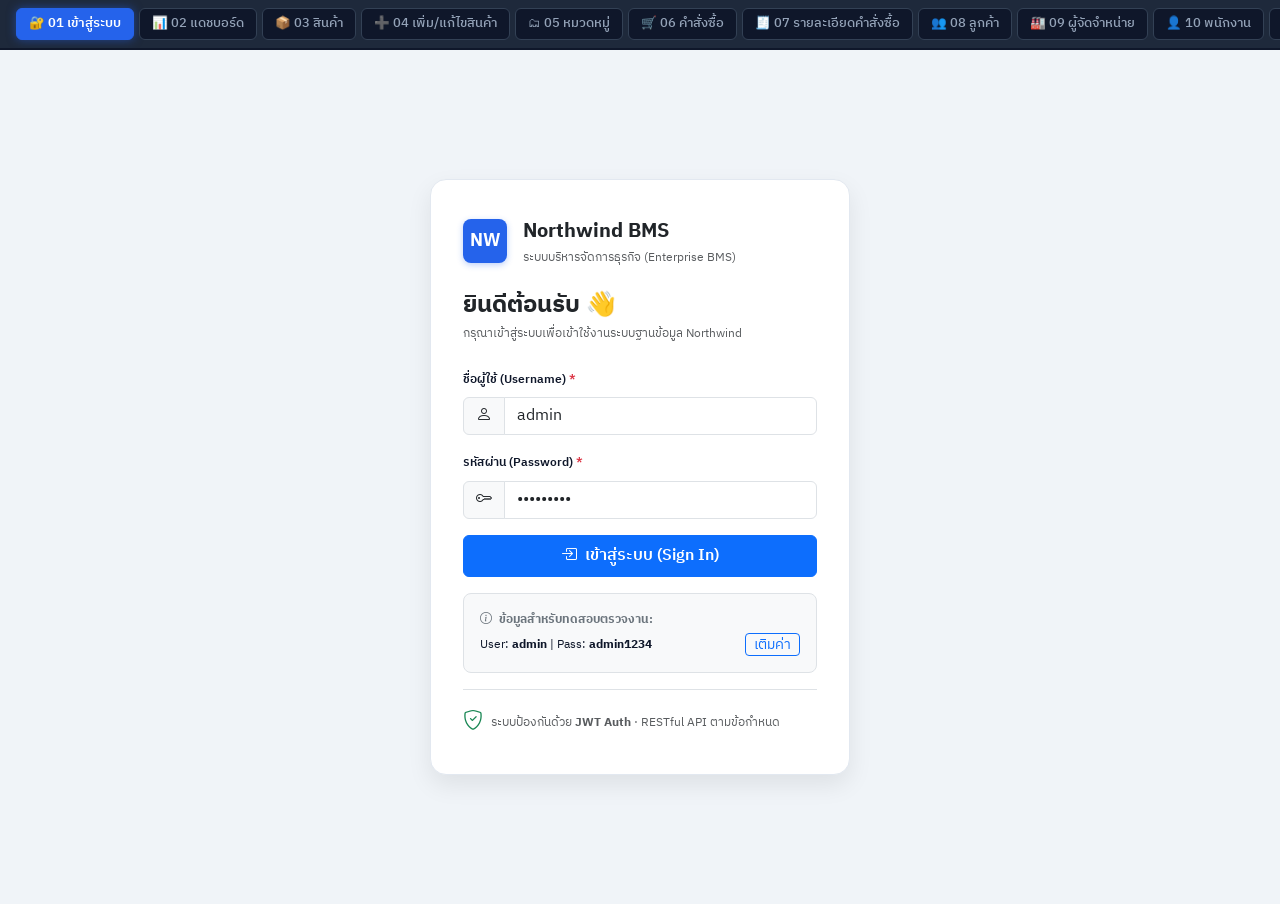
<file: Web App/index.html>
<!DOCTYPE html>
<html lang="th">
<head>
    <meta charset="UTF-8">
    <meta name="viewport" content="width=device-width, initial-scale=1.0">
    <title>Northwind BMS — ระบบบริหารจัดการธุรกิจ</title>

    <!-- Bootstrap 5 CSS -->
    <link href="https://cdn.jsdelivr.net/npm/bootstrap@5.3.2/dist/css/bootstrap.min.css" rel="stylesheet">
    <!-- Bootstrap Icons -->
    <link rel="stylesheet" href="https://cdn.jsdelivr.net/npm/bootstrap-icons@1.11.3/font/bootstrap-icons.min.css">
    <!-- Fonts -->
    <link href="https://fonts.googleapis.com/css2?family=IBM+Plex+Sans+Thai:wght@300;400;500;600;700&family=IBM+Plex+Mono:wght@400;600&display=swap" rel="stylesheet">
    <!-- Custom CSS -->
    <link rel="stylesheet" href="css/style.css">
</head>
<body>

    <!-- ══════════════════════════════════════════════════════════════════════════
         PROTOTYPE QUICK SCREEN SWITCHER BAR (ครบ 12 หน้าจอตามข้อกำหนดที่ 2)
         ══════════════════════════════════════════════════════════════════════════ -->
    <div id="prototype-nav">
        <button class="nav-tab active" onclick="switchScreen('login')">🔐 01 เข้าสู่ระบบ</button>
        <button class="nav-tab" onclick="switchScreen('dashboard')">📊 02 แดชบอร์ด</button>
        <button class="nav-tab" onclick="switchScreen('products')">📦 03 สินค้า</button>
        <button class="nav-tab" onclick="switchScreen('product-form')">➕ 04 เพิ่ม/แก้ไขสินค้า</button>
        <button class="nav-tab" onclick="switchScreen('categories')">🗂 05 หมวดหมู่</button>
        <button class="nav-tab" onclick="switchScreen('orders')">🛒 06 คำสั่งซื้อ</button>
        <button class="nav-tab" onclick="switchScreen('order-detail')">🧾 07 รายละเอียดคำสั่งซื้อ</button>
        <button class="nav-tab" onclick="switchScreen('customers')">👥 08 ลูกค้า</button>
        <button class="nav-tab" onclick="switchScreen('suppliers')">🏭 09 ผู้จัดจำหน่าย</button>
        <button class="nav-tab" onclick="switchScreen('employees')">👤 10 พนักงาน</button>
        <button class="nav-tab" onclick="switchScreen('shippers')">🚚 11 บริษัทขนส่ง</button>
        <button class="nav-tab" onclick="switchScreen('reports')">📈 12 รายงาน</button>
    </div>

    <!-- ══════════════════════════════════════════════════════════════════════════
         SCREEN 01: LOGIN (เข้าสู่ระบบ · JWT Authentication)
         ══════════════════════════════════════════════════════════════════════════ -->
    <div id="screen-login" class="screen active">
        <div class="login-screen-wrap">
            <div class="login-card-box">
                <div class="d-flex align-items-center gap-3 mb-4">
                    <div class="logo-mark" style="width:44px;height:44px;font-size:18px">NW</div>
                    <div>
                        <div class="fw-bold fs-5 text-dark">Northwind BMS</div>
                        <div class="text-muted small">ระบบบริหารจัดการธุรกิจ (Enterprise BMS)</div>
                    </div>
                </div>

                <div class="mb-4">
                    <h4 class="fw-bold text-dark mb-1">ยินดีต้อนรับ 👋</h4>
                    <p class="text-muted small">กรุณาเข้าสู่ระบบเพื่อเข้าใช้งานระบบฐานข้อมูล Northwind</p>
                </div>

                <!-- Alert Message -->
                <div id="loginAlert" class="alert alert-danger d-none py-2 px-3 small"></div>

                <form id="loginForm" onsubmit="handleLogin(event)">
                    <div class="mb-3">
                        <label class="form-label fw-semibold small">ชื่อผู้ใช้ (Username) <span class="text-danger">*</span></label>
                        <div class="input-group">
                            <span class="input-group-text bg-light"><i class="bi bi-person"></i></span>
                            <input type="text" class="form-control" id="loginUsername" value="admin" required placeholder="เช่น admin, mango">
                        </div>
                    </div>
                    <div class="mb-3">
                        <label class="form-label fw-semibold small">รหัสผ่าน (Password) <span class="text-danger">*</span></label>
                        <div class="input-group">
                            <span class="input-group-text bg-light"><i class="bi bi-key"></i></span>
                            <input type="password" class="form-control" id="loginPassword" value="admin1234" required placeholder="กรอกรหัสผ่าน">
                        </div>
                    </div>

                    <button type="submit" class="btn btn-primary w-100 py-2 fw-semibold mb-3" id="btnLoginSubmit">
                        <i class="bi bi-box-arrow-in-right me-1"></i> เข้าสู่ระบบ (Sign In)
                    </button>
                </form>

                <!-- Quick Test Credentials -->
                <div class="p-3 bg-light rounded-3 border mb-3 small">
                    <div class="fw-bold text-secondary mb-1"><i class="bi bi-info-circle me-1"></i> ข้อมูลสำหรับทดสอบตรวจงาน:</div>
                    <div class="d-flex justify-content-between align-items-center">
                        <span>User: <strong>admin</strong> | Pass: <strong>admin1234</strong></span>
                        <button class="btn btn-sm btn-outline-primary py-0 px-2" onclick="quickFillLogin('admin', 'admin1234')">เติมค่า</button>
                    </div>
                </div>

                <div class="d-flex align-items-center gap-2 text-muted small border-top pt-3">
                    <i class="bi bi-shield-check text-success fs-5"></i>
                    <span>ระบบป้องกันด้วย <strong>JWT Auth</strong> · RESTful API ตามข้อกำหนด</span>
                </div>
            </div>
        </div>
    </div>

    <!-- ══════════════════════════════════════════════════════════════════════════
         MAIN APP SHELL (สำหรับหน้าจอ 02 - 12)
         ══════════════════════════════════════════════════════════════════════════ -->
    <div id="main-app-shell" class="app-shell" style="display:none">

        <!-- ─── Sidebar Navigation ────────────────────────────────────────── -->
        <aside class="sidebar" id="sidebar">
            <div class="sidebar-logo">
                <div class="logo-mark">NW</div>
                <div>
                    <div class="logo-text">Northwind BMS</div>
                    <div class="logo-sub">ระบบจัดการธุรกิจ</div>
                </div>
            </div>

            <div class="sidebar-nav">
                <div class="nav-group">
                    <div class="nav-group-label">หน้าหลัก</div>
                    <button class="sidebar-item" data-screen="dashboard" onclick="switchScreen('dashboard')">
                        <span class="sidebar-icon">📊</span> แดชบอร์ด
                    </button>
                </div>

                <div class="nav-group">
                    <div class="nav-group-label">คลังสินค้า</div>
                    <button class="sidebar-item" data-screen="products" onclick="switchScreen('products')">
                        <span class="sidebar-icon">📦</span> สินค้า
                    </button>
                    <button class="sidebar-item" data-screen="categories" onclick="switchScreen('categories')">
                        <span class="sidebar-icon">🗂</span> หมวดหมู่สินค้า
                    </button>
                </div>

                <div class="nav-group">
                    <div class="nav-group-label">การขาย</div>
                    <button class="sidebar-item" data-screen="orders" onclick="switchScreen('orders')">
                        <span class="sidebar-icon">🛒</span> คำสั่งซื้อ
                    </button>
                    <button class="sidebar-item" data-screen="customers" onclick="switchScreen('customers')">
                        <span class="sidebar-icon">👥</span> ลูกค้า
                    </button>
                </div>

                <div class="nav-group">
                    <div class="nav-group-label">ห่วงโซ่อุปทาน</div>
                    <button class="sidebar-item" data-screen="suppliers" onclick="switchScreen('suppliers')">
                        <span class="sidebar-icon">🏭</span> ผู้จัดจำหน่าย
                    </button>
                    <button class="sidebar-item" data-screen="shippers" onclick="switchScreen('shippers')">
                        <span class="sidebar-icon">🚚</span> บริษัทขนส่ง
                    </button>
                </div>

                <div class="nav-group">
                    <div class="nav-group-label">บุคลากร</div>
                    <button class="sidebar-item" data-screen="employees" onclick="switchScreen('employees')">
                        <span class="sidebar-icon">👤</span> พนักงาน
                    </button>
                </div>

                <div class="nav-group">
                    <div class="nav-group-label">วิเคราะห์ข้อมูล</div>
                    <button class="sidebar-item" data-screen="reports" onclick="switchScreen('reports')">
                        <span class="sidebar-icon">📈</span> รายงาน
                    </button>
                </div>
            </div>

            <!-- Sidebar User Profile Footer -->
            <div class="sidebar-footer">
                <div class="user-card">
                    <div class="d-flex align-items-center gap-2">
                        <div class="avatar" id="userAvatar">NW</div>
                        <div>
                            <div class="fw-bold text-dark small" id="currentUserName">ผู้ดูแลระบบ</div>
                            <div class="text-muted" style="font-size:11px" id="currentUserRole">Administrator</div>
                        </div>
                    </div>
                    <button class="btn btn-sm btn-outline-danger p-1" onclick="handleLogout()" title="ออกจากระบบ">
                        <i class="bi bi-box-arrow-right"></i>
                    </button>
                </div>
            </div>
        </aside>

        <!-- ─── Main Content Wrapper ─────────────────────────────────────── -->
        <div class="main-wrapper">
            <!-- Topbar -->
            <header class="topbar">
                <div class="breadcrumb-box">
                    <span>Northwind BMS</span>
                    <span class="text-muted">/</span>
                    <span class="cur" id="breadcrumbCur">แดชบอร์ด</span>
                </div>
                <div class="d-flex align-items-center gap-3">
                    <span class="badge bg-success-subtle text-success border border-success-subtle px-2 py-1">
                        <i class="bi bi-check-circle-fill me-1"></i> เชื่อมต่อ RESTful API + PDO สำเร็จ
                    </span>
                    <button class="btn btn-outline-secondary btn-sm" onclick="handleLogout()">
                        <i class="bi bi-box-arrow-right me-1"></i> ออกจากระบบ
                    </button>
                </div>
            </header>

            <main class="page-content">

                <!-- ══════════════════════════════════════════════════════════
                     SCREEN 02: DASHBOARD (แดชบอร์ดภาพรวม)
                     ══════════════════════════════════════════════════════════ -->
                <div id="screen-dashboard" class="screen">
                    <div class="page-header">
                        <div>
                            <h1 class="page-title">แดชบอร์ดภาพรวมธุรกิจ</h1>
                            <p class="page-desc">สถิติและข้อมูลธุรกิจ Northwind BMS แบบ Real-time</p>
                        </div>
                        <button class="btn btn-outline-primary btn-sm" onclick="loadDashboardData()">
                            <i class="bi bi-arrow-clockwise me-1"></i> รีเฟรชข้อมูล
                        </button>
                    </div>

                    <!-- 4 KPI Cards -->
                    <div class="kpi-grid">
                        <div class="kpi-card">
                            <div>
                                <div class="kpi-label">คำสั่งซื้อทั้งหมด</div>
                                <div class="kpi-value" id="kpiOrders">0</div>
                                <div class="kpi-trend up"><i class="bi bi-arrow-up-short"></i> มีรายการเคลื่อนไหว</div>
                            </div>
                            <div class="kpi-icon" style="background:#DBEAFE;color:#1D4ED8"><i class="bi bi-cart-check"></i></div>
                        </div>
                        <div class="kpi-card">
                            <div>
                                <div class="kpi-label">รายการสินค้าในคลัง</div>
                                <div class="kpi-value" id="kpiProducts">0</div>
                                <div class="kpi-trend text-muted">— ข้อมูลในฐานข้อมูล</div>
                            </div>
                            <div class="kpi-icon" style="background:#DCFCE7;color:#15803D"><i class="bi bi-box-seam"></i></div>
                        </div>
                        <div class="kpi-card">
                            <div>
                                <div class="kpi-label">จำนวนลูกค้าทั้งหมด</div>
                                <div class="kpi-value" id="kpiCustomers">0</div>
                                <div class="kpi-trend up"><i class="bi bi-people me-1"></i> 21 ประเทศทั่วโลก</div>
                            </div>
                            <div class="kpi-icon" style="background:#FEF3C7;color:#B45309"><i class="bi bi-people"></i></div>
                        </div>
                        <div class="kpi-card">
                            <div>
                                <div class="kpi-label">ผู้จัดจำหน่าย (คู่ค้า)</div>
                                <div class="kpi-value" id="kpiSuppliers">0</div>
                                <div class="kpi-trend text-muted">— ครอบคลุมทั่วโลก</div>
                            </div>
                            <div class="kpi-icon" style="background:#F3E8FF;color:#7E22CE"><i class="bi bi-building"></i></div>
                        </div>
                    </div>

                    <!-- Charts & Categories Row -->
                    <div class="row g-3 mb-4">
                        <div class="col-lg-6">
                            <div class="bms-card h-100">
                                <h6 class="fw-bold mb-3"><i class="bi bi-bar-chart me-2 text-primary"></i>คำสั่งซื้อรายเดือน</h6>
                                <div class="bar-chart" id="dashboardMonthlyChart">
                                    <!-- Rendered dynamically -->
                                </div>
                            </div>
                        </div>
                        <div class="col-lg-6">
                            <div class="bms-card h-100">
                                <h6 class="fw-bold mb-3"><i class="bi bi-pie-chart me-2 text-primary"></i>หมวดหมู่สินค้ายอดนิยม</h6>
                                <div id="dashboardCategoryProgress">
                                    <!-- Rendered dynamically -->
                                </div>
                            </div>
                        </div>
                    </div>

                    <!-- Recent Orders Table -->
                    <div class="bms-card p-0">
                        <div class="p-3 border-bottom d-flex justify-content-between align-items-center">
                            <h6 class="fw-bold mb-0"><i class="bi bi-clock-history me-2 text-primary"></i>คำสั่งซื้อล่าสุด (5 รายการล่าสุด)</h6>
                            <button class="btn btn-sm btn-link text-decoration-none" onclick="switchScreen('orders')">ดูทั้งหมด →</button>
                        </div>
                        <div class="table-responsive">
                            <table class="table table-custom mb-0">
                                <thead>
                                    <tr>
                                        <th>เลขที่คำสั่งซื้อ</th>
                                        <th>ลูกค้า</th>
                                        <th>พนักงาน</th>
                                        <th>วันที่</th>
                                        <th>ขนส่ง</th>
                                        <th>สถานะ</th>
                                    </tr>
                                </thead>
                                <tbody id="dashboardRecentOrdersBody">
                                    <tr><td colspan="6" class="text-center py-3 text-muted">กำลังโหลดข้อมูล...</td></tr>
                                </tbody>
                            </table>
                        </div>
                    </div>
                </div>

                <!-- ══════════════════════════════════════════════════════════
                     SCREEN 03: PRODUCTS LIST (รายการสินค้า)
                     ══════════════════════════════════════════════════════════ -->
                <div id="screen-products" class="screen">
                    <div class="page-header">
                        <div>
                            <h1 class="page-title">รายการสินค้าทั้งหมด (Products)</h1>
                            <p class="page-desc">จัดการข้อมูลสินค้า ค้นหา กรองหมวดหมู่ และผู้จัดจำหน่าย</p>
                        </div>
                        <div class="d-flex gap-2">
                            <button class="btn btn-outline-secondary btn-sm" onclick="exportProductsCSV()">
                                <i class="bi bi-download me-1"></i> นำออก CSV
                            </button>
                            <button class="btn btn-primary btn-sm" onclick="openProductCreateForm()">
                                <i class="bi bi-plus-circle me-1"></i> เพิ่มสินค้าใหม่
                            </button>
                        </div>
                    </div>

                    <!-- Filter Bar -->
                    <div class="bms-card p-3 mb-3">
                        <div class="row g-2">
                            <div class="col-md-4">
                                <div class="input-group input-group-sm">
                                    <span class="input-group-text"><i class="bi bi-search"></i></span>
                                    <input type="text" class="form-control" id="productSearchInput" placeholder="ค้นหาชื่อสินค้า..." oninput="debounceProductSearch()">
                                </div>
                            </div>
                            <div class="col-md-4">
                                <select class="form-select form-select-sm" id="productCategoryFilter" onchange="loadProductsTable()">
                                    <option value="">ทุกหมวดหมู่สินค้า</option>
                                </select>
                            </div>
                            <div class="col-md-4">
                                <select class="form-select form-select-sm" id="productSupplierFilter" onchange="loadProductsTable()">
                                    <option value="">ทุกผู้จัดจำหน่าย</option>
                                </select>
                            </div>
                        </div>
                    </div>

                    <!-- Products Table -->
                    <div class="bms-card p-0">
                        <div class="table-responsive">
                            <table class="table table-custom mb-0">
                                <thead>
                                    <tr>
                                        <th style="width:70px">รหัส</th>
                                        <th>ชื่อสินค้า</th>
                                        <th>หมวดหมู่</th>
                                        <th>ผู้จัดจำหน่าย</th>
                                        <th>หน่วยบรรจุภัณฑ์</th>
                                        <th class="text-end">ราคา (บาท)</th>
                                        <th class="text-center">สถานะ</th>
                                        <th class="text-center" style="width:110px">จัดการ</th>
                                    </tr>
                                </thead>
                                <tbody id="productsTableBody">
                                    <tr><td colspan="8" class="text-center py-4 text-muted">กำลังโหลดข้อมูลสินค้า...</td></tr>
                                </tbody>
                            </table>
                        </div>
                        <div class="p-3 border-top d-flex justify-content-between align-items-center text-muted small">
                            <span id="productTotalCountText">แสดง 0 รายการ</span>
                        </div>
                    </div>
                </div>

                <!-- ══════════════════════════════════════════════════════════
                     SCREEN 04: PRODUCT FORM (เพิ่ม/แก้ไขสินค้า)
                     ══════════════════════════════════════════════════════════ -->
                <div id="screen-product-form" class="screen">
                    <div class="page-header">
                        <div>
                            <h1 class="page-title" id="productFormTitle">เพิ่มสินค้าใหม่</h1>
                            <p class="page-desc">กรอกข้อมูลสินค้าให้ครบถ้วน (ช่องที่มีเครื่องหมาย * จำเป็นต้องระบุ)</p>
                        </div>
                        <button class="btn btn-outline-secondary btn-sm" onclick="switchScreen('products')">
                            <i class="bi bi-arrow-left me-1"></i> กลับไปหน้ารายการสินค้า
                        </button>
                    </div>

                    <div class="bms-card">
                        <div id="productFormErrorAlert" class="alert alert-danger d-none"></div>

                        <form id="productEntryForm" onsubmit="handleProductFormSubmit(event)">
                            <input type="hidden" id="prodEditId" value="">

                            <div class="row g-3">
                                <div class="col-12">
                                    <label class="form-label fw-semibold small">ชื่อสินค้า (Product Name) <span class="text-danger">*</span></label>
                                    <input type="text" class="form-control" id="formProdName" required placeholder="เช่น ชาเขียวออร์แกนิค, กาแฟคั่วเข้ม">
                                    <div class="form-text">ความยาวไม่เกิน 50 ตัวอักษร</div>
                                </div>

                                <div class="col-md-6">
                                    <label class="form-label fw-semibold small">หมวดหมู่สินค้า <span class="text-danger">*</span></label>
                                    <select class="form-select" id="formProdCategory" required>
                                        <option value="" disabled selected>-- เลือกหมวดหมู่ --</option>
                                    </select>
                                </div>

                                <div class="col-md-6">
                                    <label class="form-label fw-semibold small">ผู้จัดจำหน่าย <span class="text-danger">*</span></label>
                                    <select class="form-select" id="formProdSupplier" required>
                                        <option value="" disabled selected>-- เลือกผู้จัดจำหน่าย --</option>
                                    </select>
                                </div>

                                <div class="col-md-6">
                                    <label class="form-label fw-semibold small">หน่วยบรรจุภัณฑ์ (Unit) <span class="text-danger">*</span></label>
                                    <input type="text" class="form-control" id="formProdUnit" required placeholder="เช่น 10 กล่อง x 20 ซอง, ขวด, แพ็ค">
                                </div>

                                <div class="col-md-6">
                                    <label class="form-label fw-semibold small">ราคาต่อหน่วย (บาท) <span class="text-danger">*</span></label>
                                    <div class="input-group">
                                        <span class="input-group-text">฿</span>
                                        <input type="number" step="0.01" min="0" class="form-control" id="formProdPrice" required placeholder="0.00" oninput="checkPriceWarning(this.value)">
                                    </div>
                                    <div id="priceWarningBadge" class="form-text text-warning d-none">
                                        <i class="bi bi-exclamation-triangle-fill me-1"></i> ราคาสูงกว่า ฿10,000 จะถูกตั้งสถานะเป็น "ตรวจสอบ" อัตโนมัติ
                                    </div>
                                </div>
                            </div>

                            <div class="d-flex justify-content-end gap-2 mt-4 pt-3 border-top">
                                <button type="button" class="btn btn-outline-secondary" onclick="switchScreen('products')">ยกเลิก</button>
                                <button type="submit" class="btn btn-primary px-4" id="btnSaveProduct">
                                    <i class="bi bi-save me-1"></i> บันทึกข้อมูลสินค้า
                                </button>
                            </div>
                        </form>
                    </div>
                </div>

                <!-- ══════════════════════════════════════════════════════════
                     SCREEN 05: CATEGORIES (หมวดหมู่สินค้า · CRUD)
                     ══════════════════════════════════════════════════════════ -->
                <div id="screen-categories" class="screen">
                    <div class="page-header">
                        <div>
                            <h1 class="page-title">หมวดหมู่สินค้า (Categories)</h1>
                            <p class="page-desc">จัดการหมวดหมู่สินค้าและดูสถิติจำนวนสินค้าในแต่ละหมวด</p>
                        </div>
                        <button class="btn btn-primary btn-sm" onclick="openCategoryModal()">
                            <i class="bi bi-plus-circle me-1"></i> เพิ่มหมวดหมู่ใหม่
                        </button>
                    </div>

                    <div class="card-grid-3" id="categoriesGrid">
                        <!-- Rendered dynamically -->
                    </div>
                </div>

                <!-- ══════════════════════════════════════════════════════════
                     SCREEN 06: ORDERS (คำสั่งซื้อ · CRUD)
                     ══════════════════════════════════════════════════════════ -->
                <div id="screen-orders" class="screen">
                    <div class="page-header">
                        <div>
                            <h1 class="page-title">รายการคำสั่งซื้อ (Orders)</h1>
                            <p class="page-desc">คำสั่งซื้อทั้งหมดในระบบ Northwind BMS พร้อมสถานะและการจัดส่ง</p>
                        </div>
                        <button class="btn btn-primary btn-sm" onclick="openOrderCreateModal()">
                            <i class="bi bi-cart-plus me-1"></i> สร้างคำสั่งซื้อใหม่
                        </button>
                    </div>

                    <!-- Filter Bar -->
                    <div class="bms-card p-3 mb-3">
                        <div class="row g-2">
                            <div class="col-md-6">
                                <div class="input-group input-group-sm">
                                    <span class="input-group-text"><i class="bi bi-search"></i></span>
                                    <input type="text" class="form-control" id="orderSearchInput" placeholder="ค้นหาเลขที่คำสั่งซื้อ หรือชื่อลูกค้า..." oninput="debounceOrderSearch()">
                                </div>
                            </div>
                            <div class="col-md-3">
                                <select class="form-select form-select-sm" id="orderStatusFilter" onchange="loadOrdersTable()">
                                    <option value="">ทุกสถานะคำสั่งซื้อ</option>
                                    <option value="จัดส่งแล้ว">จัดส่งแล้ว</option>
                                    <option value="กำลังดำเนินการ">กำลังดำเนินการ</option>
                                    <option value="ยกเลิก">ยกเลิก</option>
                                </select>
                            </div>
                            <div class="col-md-3">
                                <select class="form-select form-select-sm" id="orderShipperFilter" onchange="loadOrdersTable()">
                                    <option value="">ทุกบริษัทขนส่ง</option>
                                </select>
                            </div>
                        </div>
                    </div>

                    <!-- Orders Table -->
                    <div class="bms-card p-0">
                        <div class="table-responsive">
                            <table class="table table-custom mb-0">
                                <thead>
                                    <tr>
                                        <th>เลขที่คำสั่งซื้อ</th>
                                        <th>ลูกค้า</th>
                                        <th>พนักงานขาย</th>
                                        <th>วันที่สั่ง</th>
                                        <th>บริษัทขนส่ง</th>
                                        <th class="text-center">จำนวนรายการ</th>
                                        <th class="text-end">ยอดรวม</th>
                                        <th class="text-center">สถานะ</th>
                                        <th class="text-center">จัดการ</th>
                                    </tr>
                                </thead>
                                <tbody id="ordersTableBody">
                                    <tr><td colspan="9" class="text-center py-4 text-muted">กำลังโหลดคำสั่งซื้อ...</td></tr>
                                </tbody>
                            </table>
                        </div>
                    </div>
                </div>

                <!-- ══════════════════════════════════════════════════════════
                     SCREEN 07: ORDER DETAIL (รายละเอียดคำสั่งซื้อ)
                     ══════════════════════════════════════════════════════════ -->
                <div id="screen-order-detail" class="screen">
                    <div class="page-header">
                        <div>
                            <h1 class="page-title">รายละเอียดคำสั่งซื้อ <span id="detailOrderTitleId">#10248</span></h1>
                            <p class="page-desc">รายการสินค้า ข้อมูลลูกค้า และสถานะการจัดส่ง</p>
                        </div>
                        <div class="d-flex gap-2">
                            <button class="btn btn-outline-secondary btn-sm" onclick="switchScreen('orders')">
                                <i class="bi bi-arrow-left me-1"></i> กลับหน้ารายการ
                            </button>
                            <button class="btn btn-outline-primary btn-sm" onclick="window.print()">
                                <i class="bi bi-printer me-1"></i> พิมพ์ใบคำสั่งซื้อ
                            </button>
                        </div>
                    </div>

                    <div class="row g-3">
                        <div class="col-lg-8">
                            <div class="bms-card p-0">
                                <div class="p-3 border-bottom d-flex justify-content-between align-items-center">
                                    <h6 class="fw-bold mb-0"><i class="bi bi-list-check me-2 text-primary"></i>รายการสินค้าในคำสั่งซื้อ</h6>
                                    <span class="badge-status badge-green" id="detailOrderStatus">จัดส่งแล้ว</span>
                                </div>
                                <div class="table-responsive">
                                    <table class="table table-custom mb-0">
                                        <thead>
                                            <tr>
                                                <th>สินค้า</th>
                                                <th>หน่วย</th>
                                                <th class="text-center">จำนวน</th>
                                                <th class="text-end">ราคา/หน่วย</th>
                                                <th class="text-end">รวม</th>
                                            </tr>
                                        </thead>
                                        <tbody id="detailItemsTableBody">
                                            <!-- Injected via JS -->
                                        </tbody>
                                    </table>
                                </div>
                                <div class="p-3 border-top bg-light">
                                    <div class="d-flex justify-content-between mb-1">
                                        <span class="text-muted">จำนวนรายการ:</span>
                                        <span class="fw-bold" id="detailItemCount">0 รายการ</span>
                                    </div>
                                    <div class="d-flex justify-content-between mb-1">
                                        <span class="text-muted">จำนวนหน่วยรวม:</span>
                                        <span class="fw-bold" id="detailTotalUnits">0 ชิ้น</span>
                                    </div>
                                    <div class="d-flex justify-content-between pt-2 border-top fs-5 fw-bold text-primary">
                                        <span>ยอดรวมทั้งสิ้น:</span>
                                        <span id="detailTotalAmount">฿0.00</span>
                                    </div>
                                </div>
                            </div>
                        </div>

                        <div class="col-lg-4">
                            <!-- Customer Info Card -->
                            <div class="bms-card mb-3">
                                <h6 class="fw-bold mb-3"><i class="bi bi-person me-2 text-primary"></i>ข้อมูลลูกค้า</h6>
                                <div class="mb-2"><span class="text-muted small">บริษัท:</span> <div class="fw-bold" id="detailCustName">-</div></div>
                                <div class="mb-2"><span class="text-muted small">ผู้ติดต่อ:</span> <div id="detailCustContact">-</div></div>
                                <div class="mb-2"><span class="text-muted small">ที่อยู่จัดส่ง:</span> <div id="detailCustAddress">-</div></div>
                                <div><span class="text-muted small">เมือง/ประเทศ:</span> <div id="detailCustLocation">-</div></div>
                            </div>

                            <!-- Shipping & Employee Info Card -->
                            <div class="bms-card">
                                <h6 class="fw-bold mb-3"><i class="bi bi-truck me-2 text-primary"></i>การจัดส่งและพนักงานขาย</h6>
                                <div class="mb-2"><span class="text-muted small">วันที่สั่งซื้อ:</span> <div class="fw-bold" id="detailOrderDate">-</div></div>
                                <div class="mb-2"><span class="text-muted small">บริษัทขนส่ง:</span> <div id="detailShipperName">-</div></div>
                                <div class="mb-2"><span class="text-muted small">เบอร์โทรขนส่ง:</span> <div id="detailShipperPhone">-</div></div>
                                <div><span class="text-muted small">พนักงานขายผู้รับผิดชอบ:</span> <div class="fw-bold text-dark" id="detailEmployeeName">-</div></div>
                            </div>
                        </div>
                    </div>
                </div>

                <!-- ══════════════════════════════════════════════════════════
                     SCREEN 08: CUSTOMERS (ลูกค้า · CRUD)
                     ══════════════════════════════════════════════════════════ -->
                <div id="screen-customers" class="screen">
                    <div class="page-header">
                        <div>
                            <h1 class="page-title">ทะเบียนลูกค้า (Customers)</h1>
                            <p class="page-desc">รายชื่อบริษัทลูกค้าและผู้ติดต่อทั้งหมดในระบบ Northwind</p>
                        </div>
                        <button class="btn btn-primary btn-sm" onclick="openCustomerModal()">
                            <i class="bi bi-person-plus me-1"></i> เพิ่มลูกค้าใหม่
                        </button>
                    </div>

                    <!-- Filter Bar -->
                    <div class="bms-card p-3 mb-3">
                        <div class="row g-2">
                            <div class="col-md-8">
                                <div class="input-group input-group-sm">
                                    <span class="input-group-text"><i class="bi bi-search"></i></span>
                                    <input type="text" class="form-control" id="customerSearchInput" placeholder="ค้นหาชื่อบริษัท หรือผู้ติดต่อ..." oninput="debounceCustomerSearch()">
                                </div>
                            </div>
                            <div class="col-md-4">
                                <select class="form-select form-select-sm" id="customerCountryFilter" onchange="loadCustomersTable()">
                                    <option value="">ทุกประเทศ (21 ประเทศ)</option>
                                </select>
                            </div>
                        </div>
                    </div>

                    <!-- Customers Table -->
                    <div class="bms-card p-0">
                        <div class="table-responsive">
                            <table class="table table-custom mb-0">
                                <thead>
                                    <tr>
                                        <th>รหัส</th>
                                        <th>บริษัทลูกค้า</th>
                                        <th>ผู้ติดต่อ</th>
                                        <th>เมือง</th>
                                        <th>ประเทศ</th>
                                        <th>รหัสไปรษณีย์</th>
                                        <th class="text-center" style="width:110px">จัดการ</th>
                                    </tr>
                                </thead>
                                <tbody id="customersTableBody">
                                    <tr><td colspan="7" class="text-center py-4 text-muted">กำลังโหลดข้อมูลลูกค้า...</td></tr>
                                </tbody>
                            </table>
                        </div>
                    </div>
                </div>

                <!-- ══════════════════════════════════════════════════════════
                     SCREEN 09: SUPPLIERS (ผู้จัดจำหน่าย · CRUD)
                     ══════════════════════════════════════════════════════════ -->
                <div id="screen-suppliers" class="screen">
                    <div class="page-header">
                        <div>
                            <h1 class="page-title">ทะเบียนผู้จัดจำหน่าย (Suppliers)</h1>
                            <p class="page-desc">ข้อมูลคู่ค้าและผู้ผลิตสินค้าที่จัดส่งให้ Northwind</p>
                        </div>
                        <button class="btn btn-primary btn-sm" onclick="openSupplierModal()">
                            <i class="bi bi-building-add me-1"></i> เพิ่มผู้จัดจำหน่าย
                        </button>
                    </div>

                    <div class="bms-card p-3 mb-3">
                        <div class="input-group input-group-sm">
                            <span class="input-group-text"><i class="bi bi-search"></i></span>
                            <input type="text" class="form-control" id="supplierSearchInput" placeholder="ค้นหาชื่อบริษัท หรือเมือง..." oninput="debounceSupplierSearch()">
                        </div>
                    </div>

                    <div class="bms-card p-0">
                        <div class="table-responsive">
                            <table class="table table-custom mb-0">
                                <thead>
                                    <tr>
                                        <th>รหัส</th>
                                        <th>ชื่อบริษัทคู่ค้า</th>
                                        <th>ผู้ติดต่อ</th>
                                        <th>เมือง</th>
                                        <th>ประเทศ</th>
                                        <th>เบอร์โทร</th>
                                        <th class="text-center">จำนวนสินค้า</th>
                                        <th class="text-center" style="width:110px">จัดการ</th>
                                    </tr>
                                </thead>
                                <tbody id="suppliersTableBody">
                                    <tr><td colspan="8" class="text-center py-4 text-muted">กำลังโหลดผู้จัดจำหน่าย...</td></tr>
                                </tbody>
                            </table>
                        </div>
                    </div>
                </div>

                <!-- ══════════════════════════════════════════════════════════
                     SCREEN 10: EMPLOYEES (พนักงาน · CRUD)
                     ══════════════════════════════════════════════════════════ -->
                <div id="screen-employees" class="screen">
                    <div class="page-header">
                        <div>
                            <h1 class="page-title">รายชื่อพนักงาน (Employees)</h1>
                            <p class="page-desc">บุคลากรฝ่ายขายและทีมงานบริษัท Northwind</p>
                        </div>
                        <button class="btn btn-primary btn-sm" onclick="openEmployeeModal()">
                            <i class="bi bi-person-plus me-1"></i> เพิ่มพนักงานใหม่
                        </button>
                    </div>

                    <div class="card-grid-3" id="employeesGrid">
                        <!-- Rendered dynamically -->
                    </div>
                </div>

                <!-- ══════════════════════════════════════════════════════════
                     SCREEN 11: SHIPPERS (บริษัทขนส่ง · CRUD)
                     ══════════════════════════════════════════════════════════ -->
                <div id="screen-shippers" class="screen">
                    <div class="page-header">
                        <div>
                            <h1 class="page-title">บริษัทขนส่ง (Shippers)</h1>
                            <p class="page-desc">พาร์ทเนอร์ผู้ให้บริการขนส่งสินค้า (Speedy, United, Federal)</p>
                        </div>
                        <button class="btn btn-primary btn-sm" onclick="openShipperModal()">
                            <i class="bi bi-truck me-1"></i> เพิ่มบริษัทขนส่ง
                        </button>
                    </div>

                    <div class="card-grid-3" id="shippersGrid">
                        <!-- Rendered dynamically -->
                    </div>
                </div>

                <!-- ══════════════════════════════════════════════════════════
                     SCREEN 12: REPORTS & ANALYTICS (รายงานและส่งออก)
                     ══════════════════════════════════════════════════════════ -->
                <div id="screen-reports" class="screen">
                    <div class="page-header">
                        <div>
                            <h1 class="page-title">รายงานและวิเคราะห์ข้อมูลธุรกิจ</h1>
                            <p class="page-desc">สรุปยอดขาย สินค้าขายดี ลูกค้าชั้นนำ พร้อมระบบส่งออกข้อมูล</p>
                        </div>
                        <div class="d-flex gap-2">
                            <button class="btn btn-outline-secondary btn-sm" onclick="exportReportCSV()">
                                <i class="bi bi-file-earmark-spreadsheet me-1"></i> ส่งออก CSV
                            </button>
                            <button class="btn btn-outline-primary btn-sm" onclick="window.print()">
                                <i class="bi bi-printer me-1"></i> พิมพ์ / PDF
                            </button>
                        </div>
                    </div>

                    <!-- Summary KPIs -->
                    <div class="kpi-grid">
                        <div class="kpi-card">
                            <div>
                                <div class="kpi-label">รายได้รวมทั้งหมด</div>
                                <div class="kpi-value text-success" id="reportRevenue">฿0.00</div>
                                <div class="kpi-trend up"><i class="bi bi-graph-up-arrow"></i> ยอดขายทั้งหมด</div>
                            </div>
                            <div class="kpi-icon" style="background:#DCFCE7;color:#15803D"><i class="bi bi-cash-stack"></i></div>
                        </div>
                        <div class="kpi-card">
                            <div>
                                <div class="kpi-label">คำสั่งซื้อสะสม</div>
                                <div class="kpi-value" id="reportOrders">0</div>
                                <div class="kpi-trend up"><i class="bi bi-check-all"></i> คำสั่งซื้อทั้งหมด</div>
                            </div>
                            <div class="kpi-icon" style="background:#DBEAFE;color:#1D4ED8"><i class="bi bi-receipt"></i></div>
                        </div>
                        <div class="kpi-card">
                            <div>
                                <div class="kpi-label">ยอดเฉลี่ยต่อออร์เดอร์</div>
                                <div class="kpi-value" id="reportAvgOrder">฿0.00</div>
                                <div class="kpi-trend text-muted">Average Basket</div>
                            </div>
                            <div class="kpi-icon" style="background:#FEF3C7;color:#B45309"><i class="bi bi-calculator"></i></div>
                        </div>
                        <div class="kpi-card">
                            <div>
                                <div class="kpi-label">บริษัทขนส่งยอดนิยม</div>
                                <div class="kpi-value fs-5" id="reportTopShipper">-</div>
                                <div class="kpi-trend text-muted" id="reportTopShipperCount">0 ครั้ง</div>
                            </div>
                            <div class="kpi-icon" style="background:#F3E8FF;color:#7E22CE"><i class="bi bi-truck"></i></div>
                        </div>
                    </div>

                    <!-- Report Row 1: Monthly Trend & Top Products -->
                    <div class="row g-3 mb-4">
                        <div class="col-lg-6">
                            <div class="bms-card h-100">
                                <h6 class="fw-bold mb-3"><i class="bi bi-graph-up me-2 text-primary"></i>แนวโน้มยอดขายรายเดือน</h6>
                                <div class="bar-chart" id="reportMonthlyChart"></div>
                            </div>
                        </div>
                        <div class="col-lg-6">
                            <div class="bms-card h-100">
                                <h6 class="fw-bold mb-3"><i class="bi bi-trophy me-2 text-warning"></i>สินค้าขายดีสูงสุด 5 อันดับแรก</h6>
                                <div class="table-responsive">
                                    <table class="table table-sm table-custom mb-0">
                                        <thead>
                                            <tr>
                                                <th>สินค้า</th>
                                                <th>หมวดหมู่</th>
                                                <th class="text-center">จำนวนขาย</th>
                                                <th class="text-end">ยอดขายรวม</th>
                                            </tr>
                                        </thead>
                                        <tbody id="reportTopProductsBody"></tbody>
                                    </table>
                                </div>
                            </div>
                        </div>
                    </div>

                    <!-- Report Row 2: Top Customers -->
                    <div class="bms-card p-0">
                        <div class="p-3 border-bottom">
                            <h6 class="fw-bold mb-0"><i class="bi bi-award me-2 text-primary"></i>ลูกค้าที่มียอดสั่งซื้อสูงสุด (Top 5 Customers)</h6>
                        </div>
                        <div class="table-responsive">
                            <table class="table table-custom mb-0">
                                <thead>
                                    <tr>
                                        <th>อันดับ</th>
                                        <th>บริษัทลูกค้า</th>
                                        <th>ประเทศ</th>
                                        <th class="text-center">จำนวนคำสั่งซื้อ</th>
                                        <th class="text-end">ยอดซื้อสะสม</th>
                                    </tr>
                                </thead>
                                <tbody id="reportTopCustomersBody"></tbody>
                            </table>
                        </div>
                    </div>
                </div>

            </main>
        </div>
    </div>

    <!-- ══════════════════════════════════════════════════════════════════════════
         MODALS (สำหรับ CRUD ทุกโมดูล)
         ══════════════════════════════════════════════════════════════════════════ -->

    <!-- Modal: Category CRUD -->
    <div class="modal fade" id="categoryModal" tabindex="-1">
        <div class="modal-dialog">
            <div class="modal-content">
                <div class="modal-header">
                    <h5 class="modal-title fw-bold" id="catModalTitle">หมวดหมู่สินค้า</h5>
                    <button type="button" class="btn-close" data-bs-dismiss="modal"></button>
                </div>
                <div class="modal-body">
                    <form id="categoryForm" onsubmit="handleCategorySubmit(event)">
                        <input type="hidden" id="catId" value="">
                        <div class="mb-3">
                            <label class="form-label fw-semibold small">ชื่อหมวดหมู่ <span class="text-danger">*</span></label>
                            <input type="text" class="form-control" id="catName" required>
                        </div>
                        <div class="mb-3">
                            <label class="form-label fw-semibold small">คำอธิบายหมวดหมู่</label>
                            <textarea class="form-control" id="catDesc" rows="3"></textarea>
                        </div>
                        <div class="d-flex justify-content-end gap-2">
                            <button type="button" class="btn btn-secondary" data-bs-dismiss="modal">ยกเลิก</button>
                            <button type="submit" class="btn btn-primary">บันทึก</button>
                        </div>
                    </form>
                </div>
            </div>
        </div>
    </div>

    <!-- Modal: Customer CRUD -->
    <div class="modal fade" id="customerModal" tabindex="-1">
        <div class="modal-dialog">
            <div class="modal-content">
                <div class="modal-header">
                    <h5 class="modal-title fw-bold" id="custModalTitle">ข้อมูลลูกค้า</h5>
                    <button type="button" class="btn-close" data-bs-dismiss="modal"></button>
                </div>
                <div class="modal-body">
                    <form id="customerForm" onsubmit="handleCustomerSubmit(event)">
                        <input type="hidden" id="custModalId" value="">
                        <div class="mb-2">
                            <label class="form-label fw-semibold small">ชื่อบริษัท <span class="text-danger">*</span></label>
                            <input type="text" class="form-control form-control-sm" id="custModalName" required>
                        </div>
                        <div class="mb-2">
                            <label class="form-label fw-semibold small">ชื่อผู้ติดต่อ</label>
                            <input type="text" class="form-control form-control-sm" id="custModalContact">
                        </div>
                        <div class="mb-2">
                            <label class="form-label fw-semibold small">ที่อยู่</label>
                            <input type="text" class="form-control form-control-sm" id="custModalAddress">
                        </div>
                        <div class="row g-2 mb-3">
                            <div class="col-md-5">
                                <label class="form-label fw-semibold small">เมือง</label>
                                <input type="text" class="form-control form-control-sm" id="custModalCity">
                            </div>
                            <div class="col-md-4">
                                <label class="form-label fw-semibold small">ประเทศ</label>
                                <input type="text" class="form-control form-control-sm" id="custModalCountry">
                            </div>
                            <div class="col-md-3">
                                <label class="form-label fw-semibold small">รหัส ปณ.</label>
                                <input type="text" class="form-control form-control-sm" id="custModalPostal">
                            </div>
                        </div>
                        <div class="d-flex justify-content-end gap-2">
                            <button type="button" class="btn btn-secondary btn-sm" data-bs-dismiss="modal">ยกเลิก</button>
                            <button type="submit" class="btn btn-primary btn-sm">บันทึกข้อมูล</button>
                        </div>
                    </form>
                </div>
            </div>
        </div>
    </div>

    <!-- Modal: Supplier CRUD -->
    <div class="modal fade" id="supplierModal" tabindex="-1">
        <div class="modal-dialog">
            <div class="modal-content">
                <div class="modal-header">
                    <h5 class="modal-title fw-bold" id="supModalTitle">ผู้จัดจำหน่าย</h5>
                    <button type="button" class="btn-close" data-bs-dismiss="modal"></button>
                </div>
                <div class="modal-body">
                    <form id="supplierForm" onsubmit="handleSupplierSubmit(event)">
                        <input type="hidden" id="supModalId" value="">
                        <div class="mb-2">
                            <label class="form-label fw-semibold small">ชื่อบริษัทผู้จัดจำหน่าย <span class="text-danger">*</span></label>
                            <input type="text" class="form-control form-control-sm" id="supModalName" required>
                        </div>
                        <div class="mb-2">
                            <label class="form-label fw-semibold small">ชื่อผู้ติดต่อ</label>
                            <input type="text" class="form-control form-control-sm" id="supModalContact">
                        </div>
                        <div class="mb-2">
                            <label class="form-label fw-semibold small">เบอร์โทรศัพท์</label>
                            <input type="text" class="form-control form-control-sm" id="supModalPhone">
                        </div>
                        <div class="row g-2 mb-3">
                            <div class="col-md-6">
                                <label class="form-label fw-semibold small">เมือง</label>
                                <input type="text" class="form-control form-control-sm" id="supModalCity">
                            </div>
                            <div class="col-md-6">
                                <label class="form-label fw-semibold small">ประเทศ</label>
                                <input type="text" class="form-control form-control-sm" id="supModalCountry">
                            </div>
                        </div>
                        <div class="d-flex justify-content-end gap-2">
                            <button type="button" class="btn btn-secondary btn-sm" data-bs-dismiss="modal">ยกเลิก</button>
                            <button type="submit" class="btn btn-primary btn-sm">บันทึกข้อมูล</button>
                        </div>
                    </form>
                </div>
            </div>
        </div>
    </div>

    <!-- Modal: Employee CRUD -->
    <div class="modal fade" id="employeeModal" tabindex="-1">
        <div class="modal-dialog">
            <div class="modal-content">
                <div class="modal-header">
                    <h5 class="modal-title fw-bold" id="empModalTitle">ข้อมูลพนักงาน</h5>
                    <button type="button" class="btn-close" data-bs-dismiss="modal"></button>
                </div>
                <div class="modal-body">
                    <form id="employeeForm" onsubmit="handleEmployeeSubmit(event)">
                        <input type="hidden" id="empModalId" value="">
                        <div class="row g-2 mb-2">
                            <div class="col-6">
                                <label class="form-label fw-semibold small">ชื่อ <span class="text-danger">*</span></label>
                                <input type="text" class="form-control form-control-sm" id="empModalFirstName" required>
                            </div>
                            <div class="col-6">
                                <label class="form-label fw-semibold small">นามสกุล <span class="text-danger">*</span></label>
                                <input type="text" class="form-control form-control-sm" id="empModalLastName" required>
                            </div>
                        </div>
                        <div class="mb-2">
                            <label class="form-label fw-semibold small">วันเกิด</label>
                            <input type="text" class="form-control form-control-sm" id="empModalBirthDate" placeholder="เช่น 19/2/1975">
                        </div>
                        <div class="mb-3">
                            <label class="form-label fw-semibold small">ประวัติ / หมายเหตุ</label>
                            <textarea class="form-control form-control-sm" id="empModalNotes" rows="2"></textarea>
                        </div>
                        <div class="d-flex justify-content-end gap-2">
                            <button type="button" class="btn btn-secondary btn-sm" data-bs-dismiss="modal">ยกเลิก</button>
                            <button type="submit" class="btn btn-primary btn-sm">บันทึกข้อมูล</button>
                        </div>
                    </form>
                </div>
            </div>
        </div>
    </div>

    <!-- Modal: Shipper CRUD -->
    <div class="modal fade" id="shipperModal" tabindex="-1">
        <div class="modal-dialog">
            <div class="modal-content">
                <div class="modal-header">
                    <h5 class="modal-title fw-bold" id="shpModalTitle">บริษัทขนส่ง</h5>
                    <button type="button" class="btn-close" data-bs-dismiss="modal"></button>
                </div>
                <div class="modal-body">
                    <form id="shipperForm" onsubmit="handleShipperSubmit(event)">
                        <input type="hidden" id="shpModalId" value="">
                        <div class="mb-2">
                            <label class="form-label fw-semibold small">ชื่อบริษัทขนส่ง <span class="text-danger">*</span></label>
                            <input type="text" class="form-control form-control-sm" id="shpModalName" required>
                        </div>
                        <div class="mb-3">
                            <label class="form-label fw-semibold small">เบอร์โทรศัพท์</label>
                            <input type="text" class="form-control form-control-sm" id="shpModalPhone">
                        </div>
                        <div class="d-flex justify-content-end gap-2">
                            <button type="button" class="btn btn-secondary btn-sm" data-bs-dismiss="modal">ยกเลิก</button>
                            <button type="submit" class="btn btn-primary btn-sm">บันทึก</button>
                        </div>
                    </form>
                </div>
            </div>
        </div>
    </div>

    <!-- Modal: Create Order -->
    <div class="modal fade" id="orderModal" tabindex="-1">
        <div class="modal-dialog modal-lg">
            <div class="modal-content">
                <div class="modal-header">
                    <h5 class="modal-title fw-bold">สร้างคำสั่งซื้อใหม่</h5>
                    <button type="button" class="btn-close" data-bs-dismiss="modal"></button>
                </div>
                <div class="modal-body">
                    <form id="orderCreateForm" onsubmit="handleOrderSubmit(event)">
                        <div class="row g-2 mb-3">
                            <div class="col-md-6">
                                <label class="form-label fw-semibold small">ลูกค้า <span class="text-danger">*</span></label>
                                <select class="form-select form-select-sm" id="orderCustSelect" required>
                                    <option value="" disabled selected>-- เลือกลูกค้า --</option>
                                </select>
                            </div>
                            <div class="col-md-3">
                                <label class="form-label fw-semibold small">พนักงานขาย</label>
                                <select class="form-select form-select-sm" id="orderEmpSelect">
                                    <option value="1">Davolio Nancy</option>
                                </select>
                            </div>
                            <div class="col-md-3">
                                <label class="form-label fw-semibold small">บริษัทขนส่ง</label>
                                <select class="form-select form-select-sm" id="orderShpSelect">
                                    <option value="1">Speedy Express</option>
                                </select>
                            </div>
                        </div>

                        <h6 class="fw-bold small mb-2 border-top pt-2">รายการสินค้าในคำสั่งซื้อ:</h6>
                        <div class="row g-2 mb-3">
                            <div class="col-md-7">
                                <select class="form-select form-select-sm" id="orderProdSelect" required>
                                    <option value="" disabled selected>-- เลือกสินค้า --</option>
                                </select>
                            </div>
                            <div class="col-md-3">
                                <input type="number" min="1" value="1" class="form-control form-control-sm" id="orderProdQty" placeholder="จำนวน" required>
                            </div>
                            <div class="col-md-2">
                                <button type="submit" class="btn btn-primary btn-sm w-100">
                                    <i class="bi bi-plus-lg"></i> สั่งซื้อ
                                </button>
                            </div>
                        </div>
                    </form>
                </div>
            </div>
        </div>
    </div>

    <!-- Universal Delete Confirmation Modal -->
    <div class="modal fade" id="deleteConfirmModal" tabindex="-1">
        <div class="modal-dialog modal-dialog-centered">
            <div class="modal-content text-center p-4">
                <div class="text-danger mb-3">
                    <i class="bi bi-exclamation-triangle-fill display-4"></i>
                </div>
                <h5 class="fw-bold mb-2">ยืนยันการลบข้อมูล</h5>
                <p class="text-muted small mb-3" id="deleteConfirmText">คุณแน่ใจหรือไม่ว่าต้องการลบข้อมูลนี้ออกจากระบบ?</p>
                <div class="d-flex justify-content-center gap-2">
                    <button type="button" class="btn btn-secondary px-4" data-bs-dismiss="modal">ยกเลิก</button>
                    <button type="button" class="btn btn-danger px-4" id="btnConfirmDeleteAction">ยืนยันลบ</button>
                </div>
            </div>
        </div>
    </div>

    <!-- Toast Container -->
    <div class="toast-container position-fixed bottom-0 end-0 p-3" style="z-index: 2000">
        <div id="liveToast" class="toast align-items-center text-white border-0" role="alert">
            <div class="d-flex">
                <div class="toast-body" id="toastMessage">การทำงานสำเร็จ</div>
                <button type="button" class="btn-close btn-close-white me-2 m-auto" data-bs-dismiss="toast"></button>
            </div>
        </div>
    </div>

    <!-- Scripts -->
    <script src="https://cdn.jsdelivr.net/npm/bootstrap@5.3.2/dist/js/bootstrap.bundle.min.js"></script>
    <script src="js/app.js"></script>
</body>
</html>
</file>
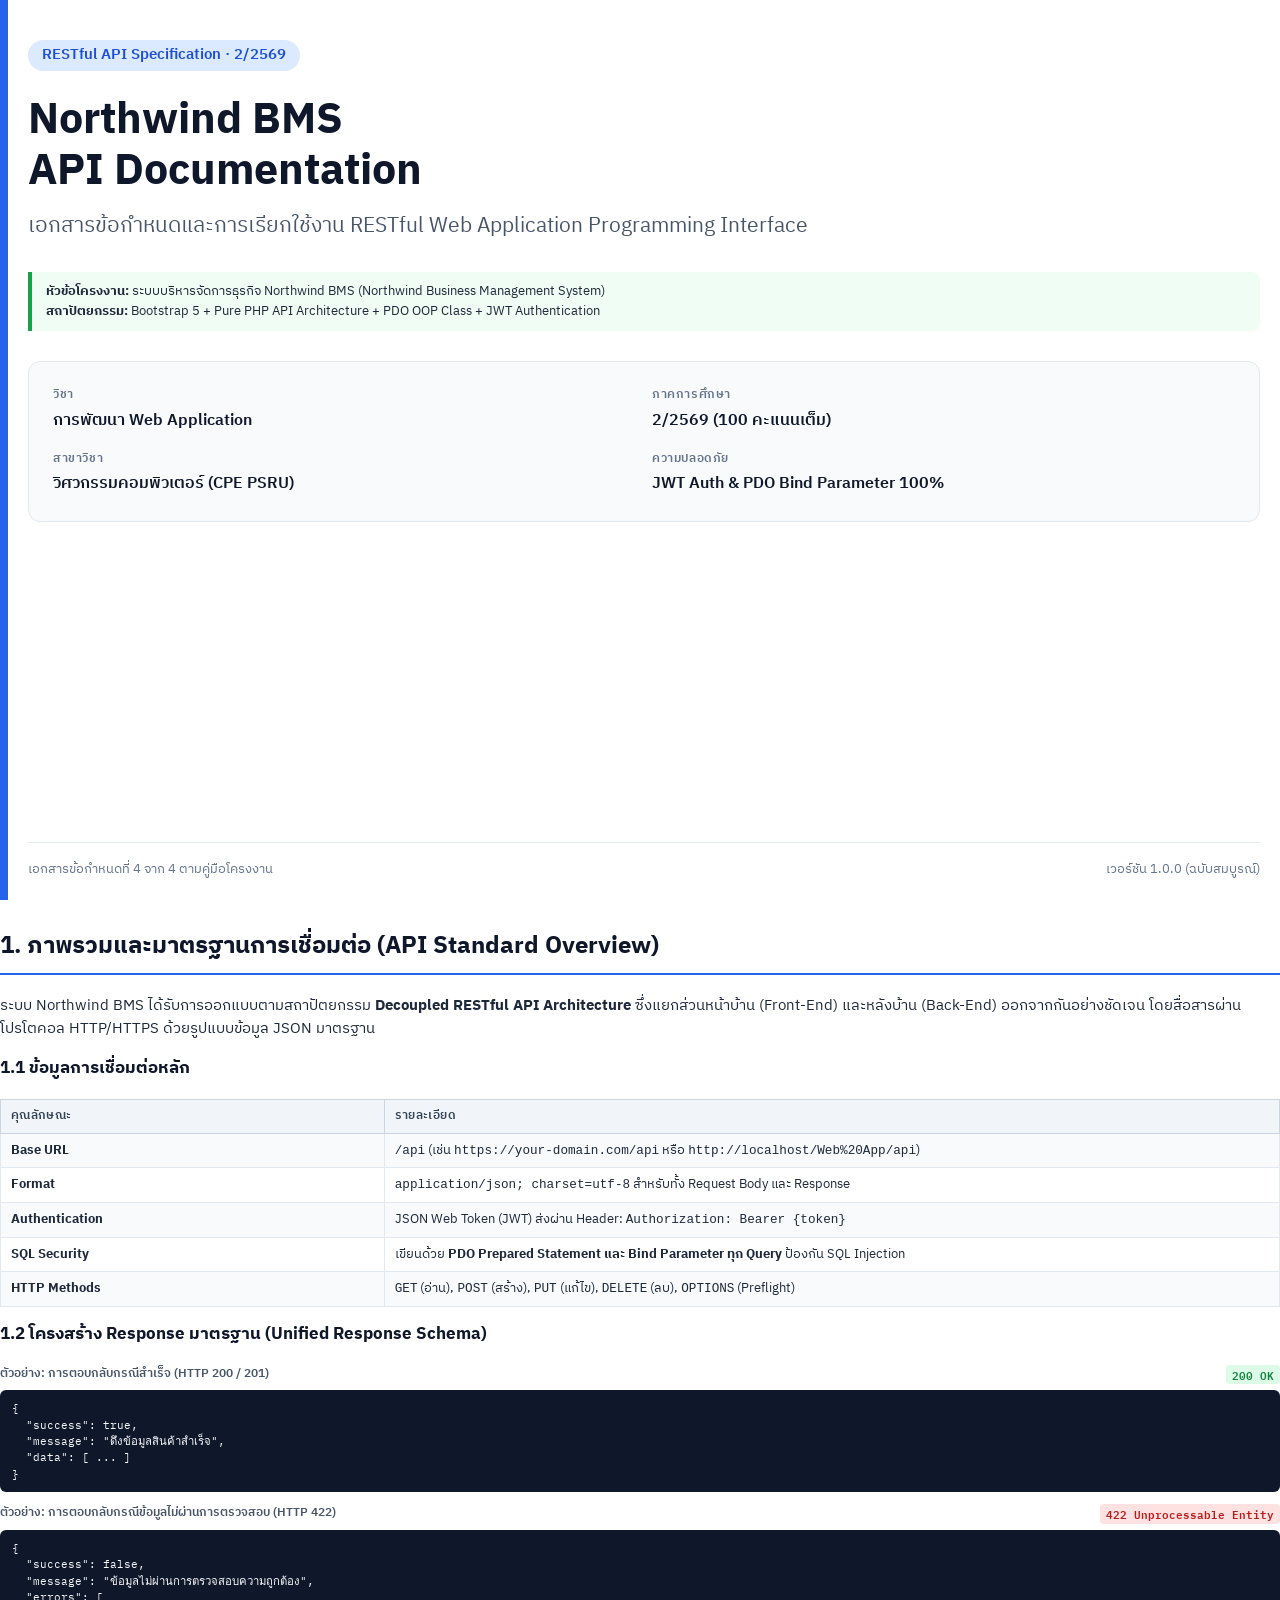
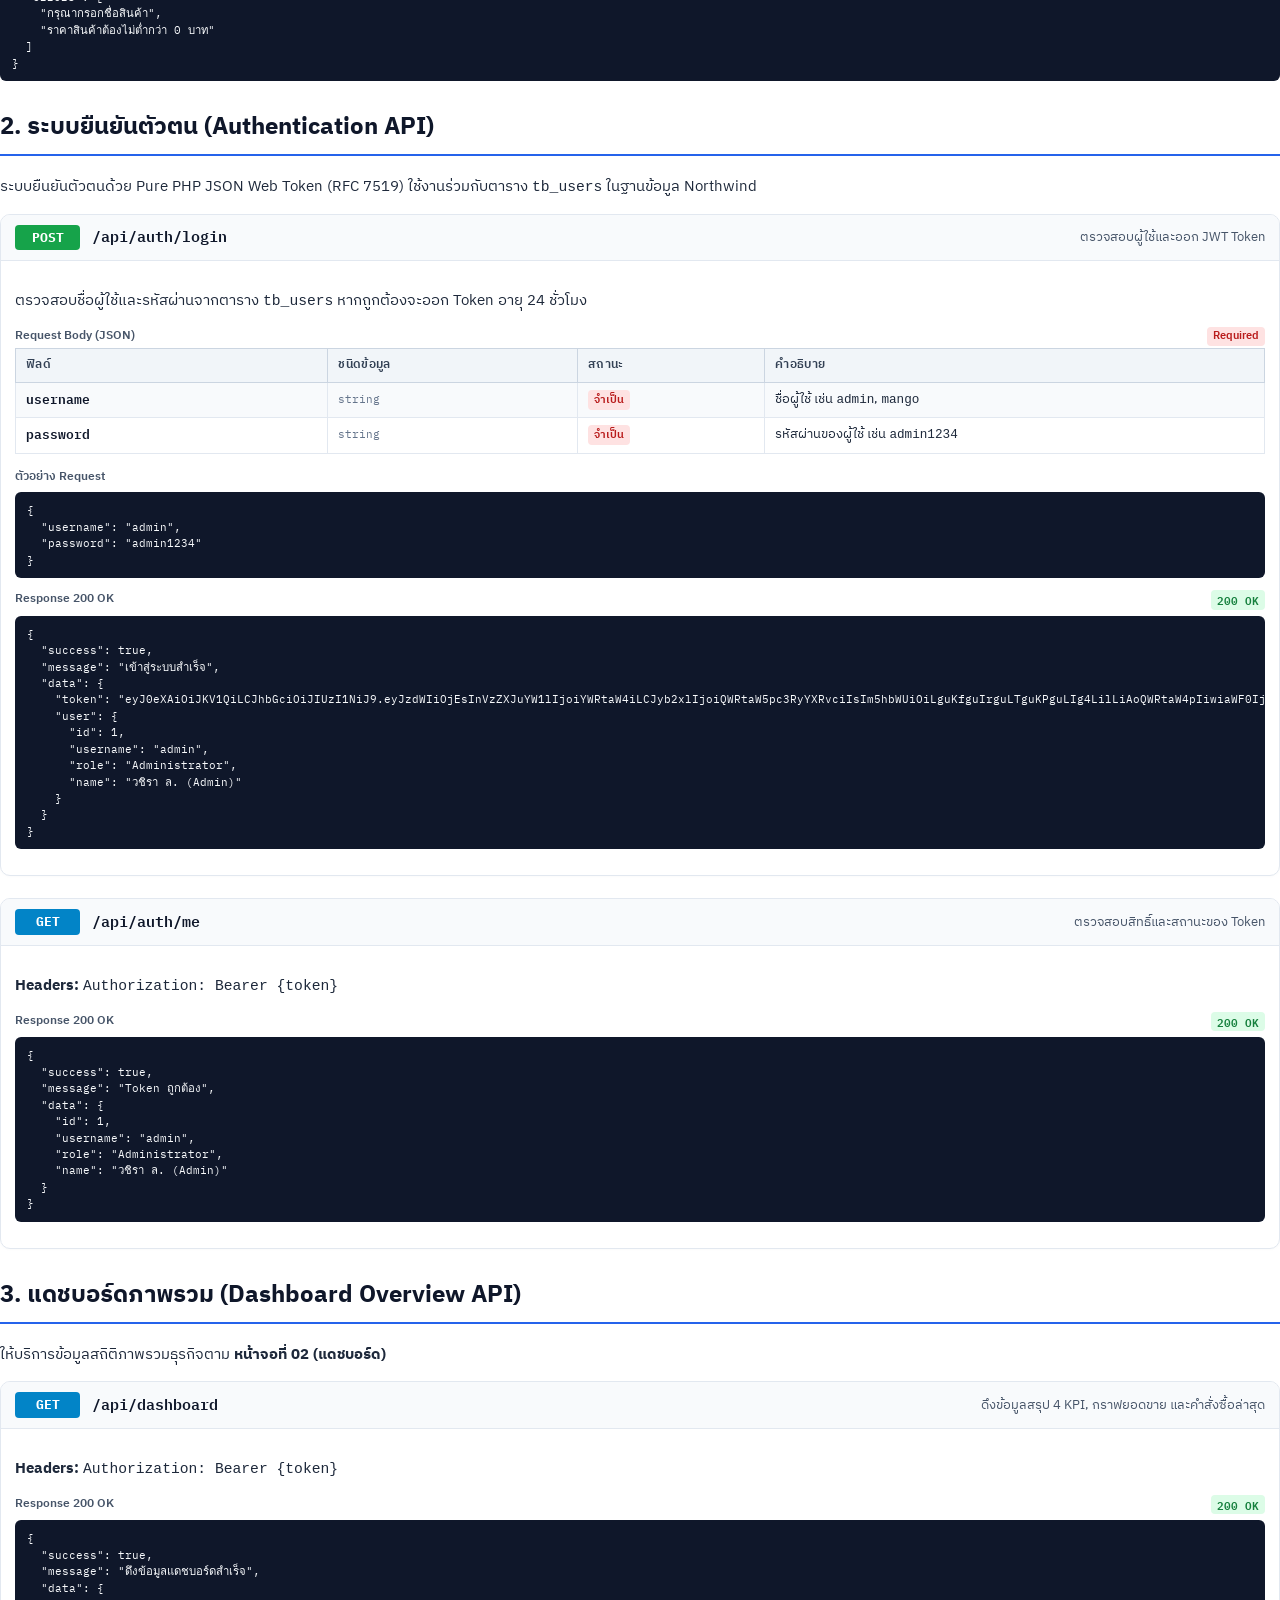
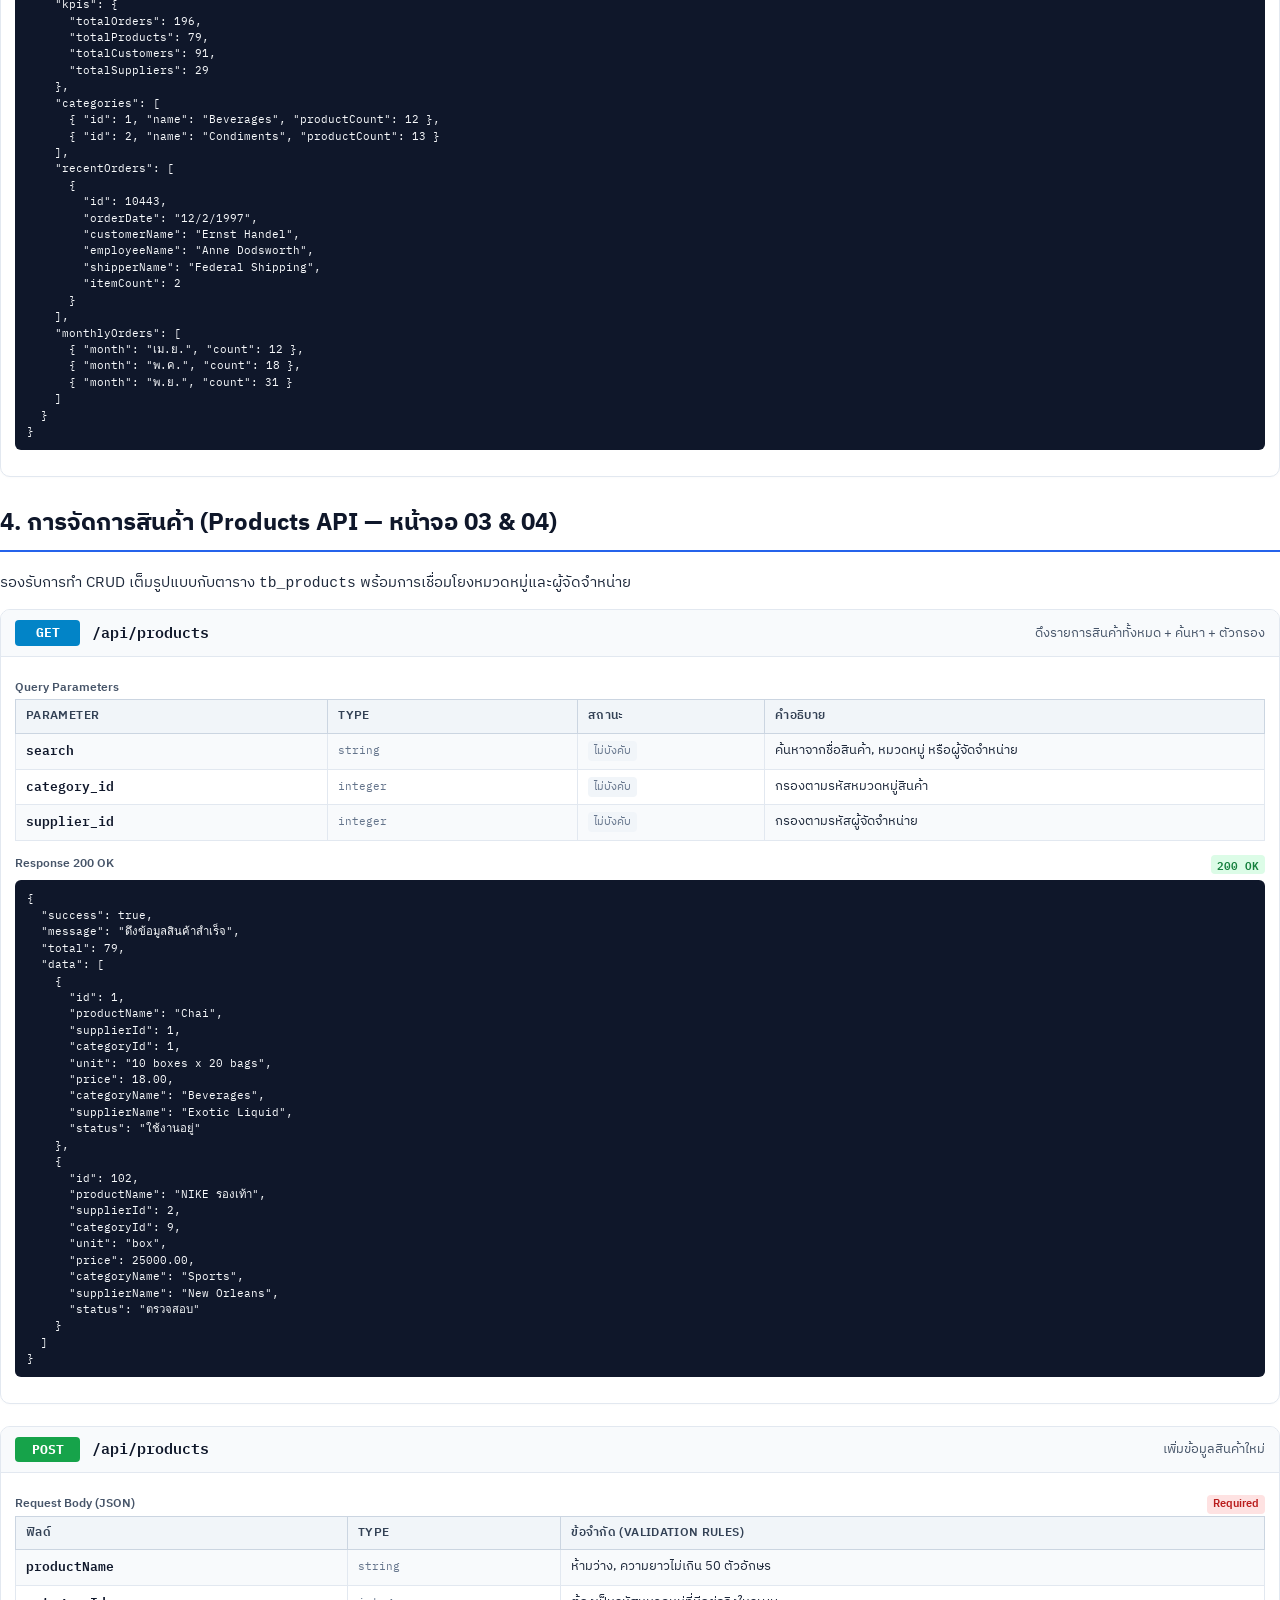
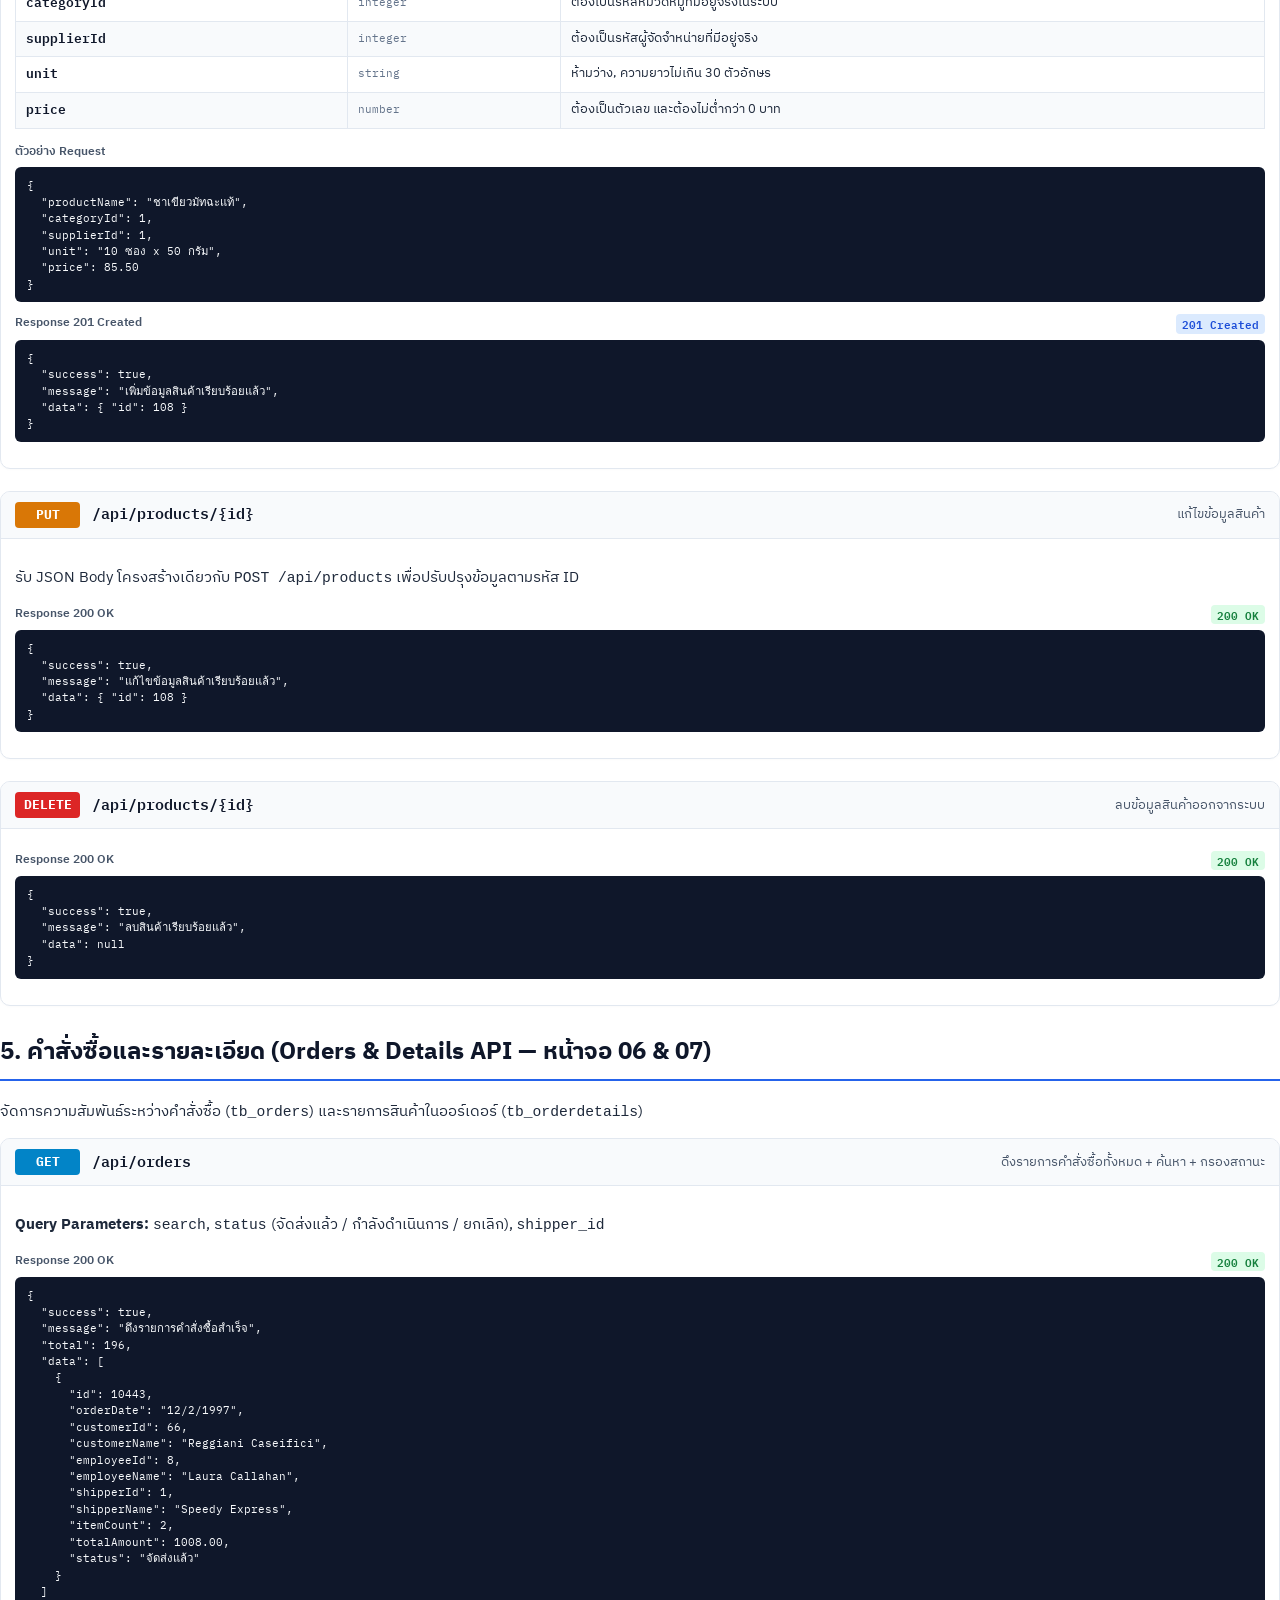
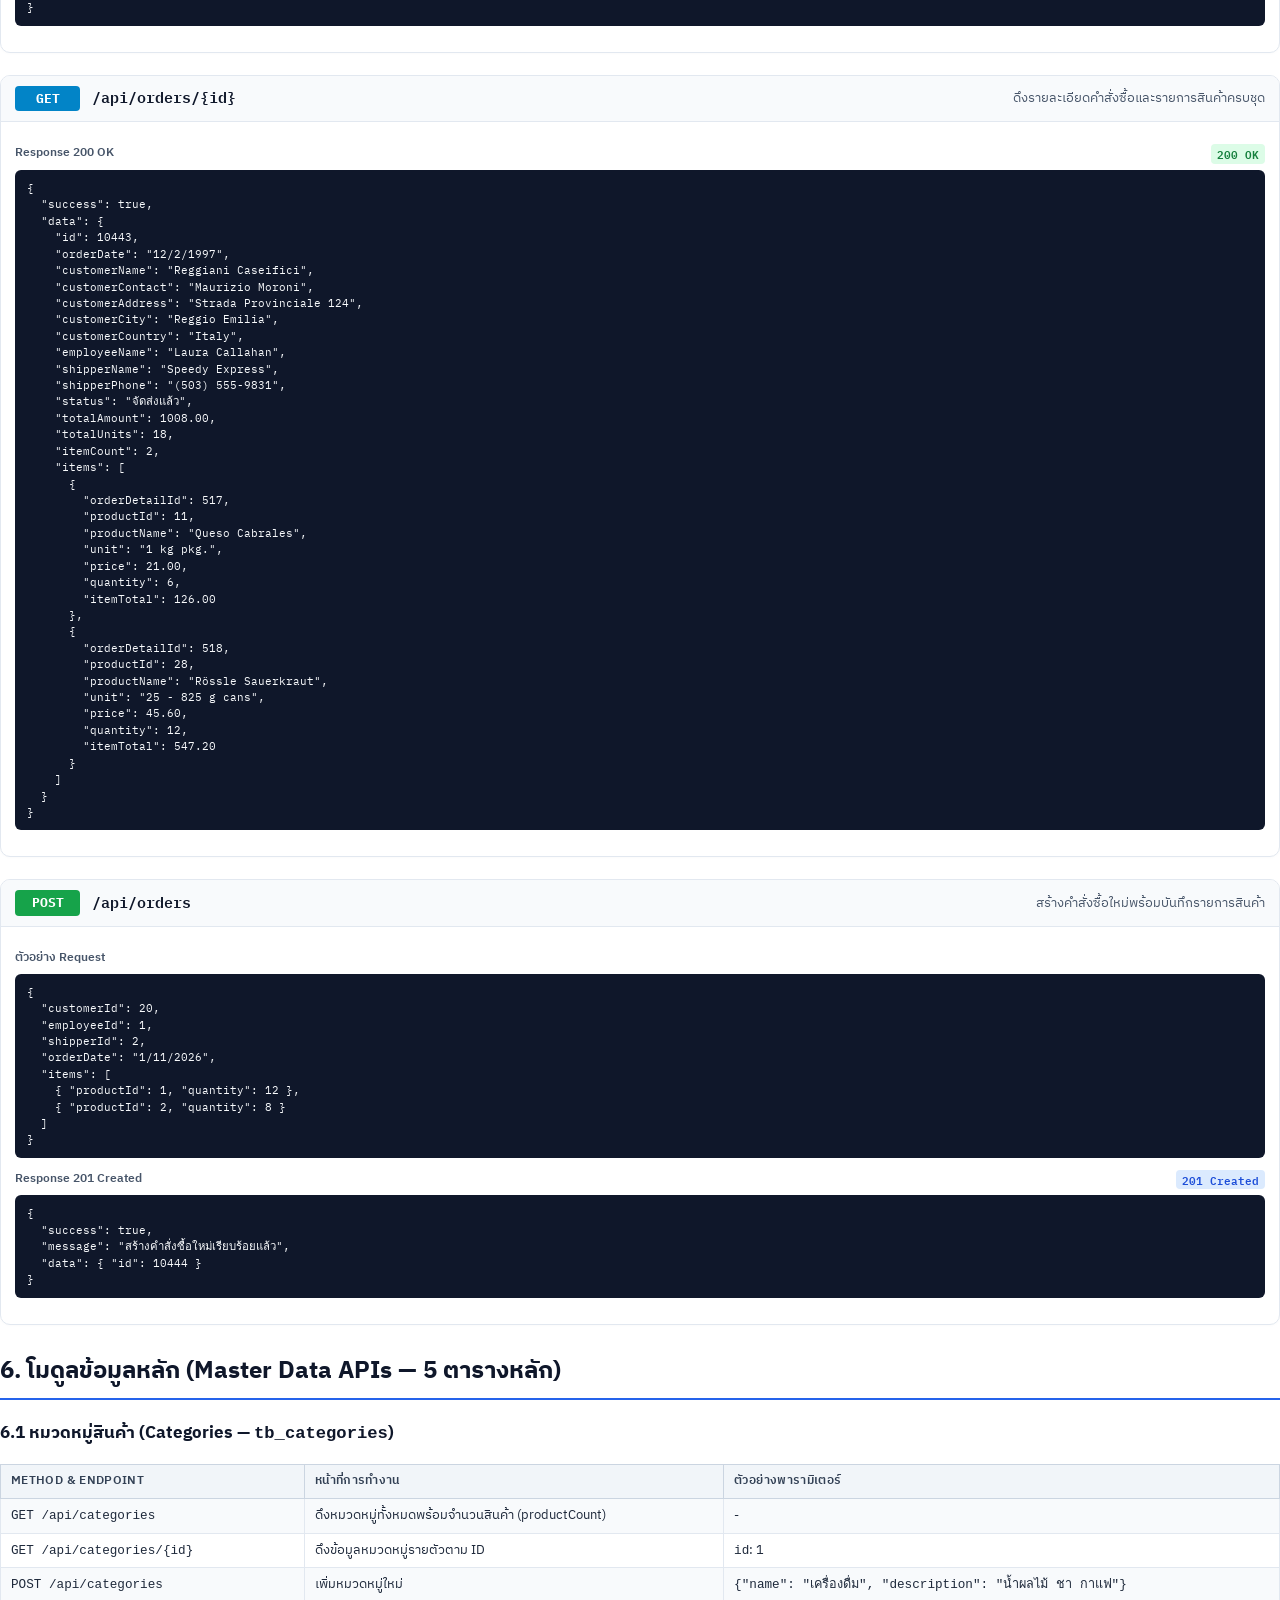
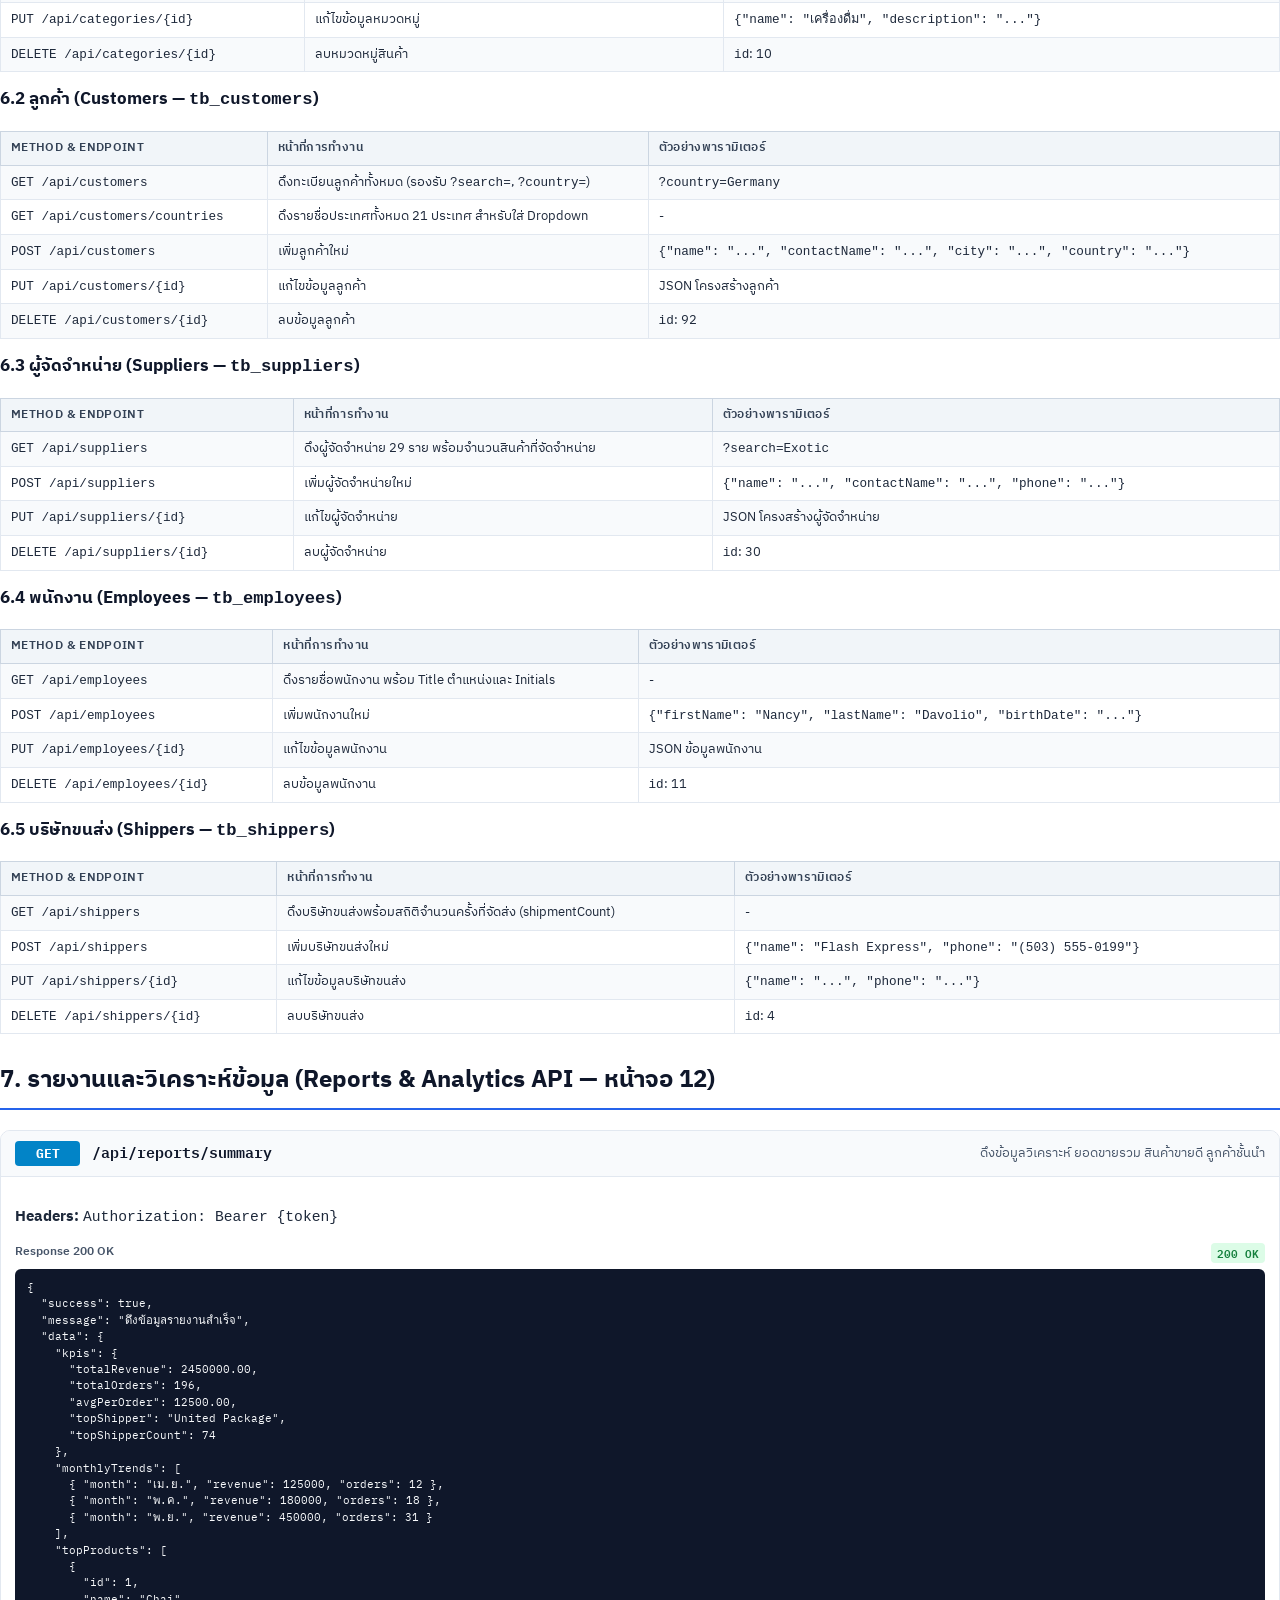
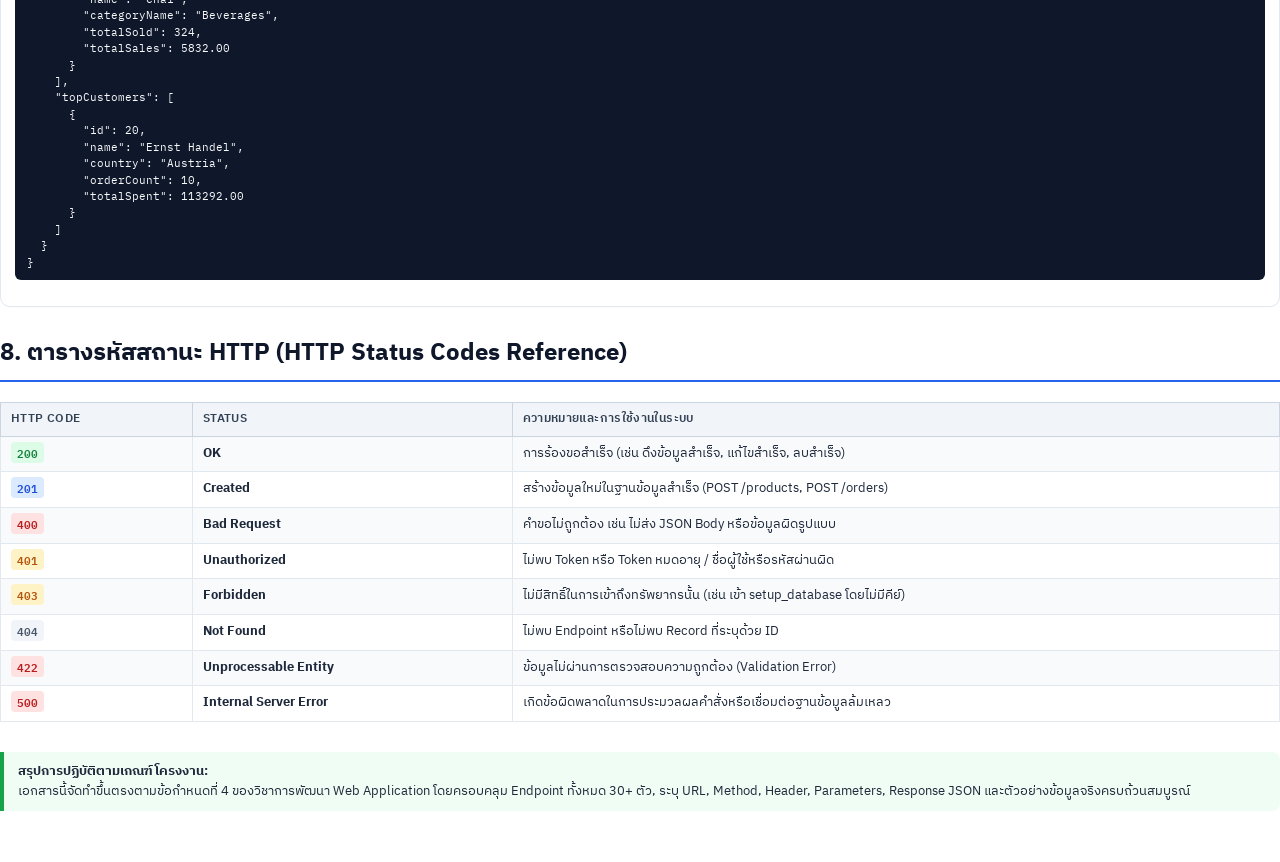
<file: api_doc_source.html>
<!DOCTYPE html>
<html lang="th">
<head>
    <meta charset="UTF-8">
    <title>Northwind BMS — API Documentation</title>
    <style>
        @import url('https://fonts.googleapis.com/css2?family=IBM+Plex+Sans+Thai:wght@300;400;500;600;700&family=IBM+Plex+Mono:wght@400;500;600&display=swap');

        @page {
            size: A4 portrait;
            margin: 16mm 14mm 18mm 14mm;
            @bottom-right {
                content: counter(page);
            }
        }

        *, *::before, *::after {
            box-sizing: border-box;
        }

        body {
            font-family: 'IBM Plex Sans Thai', 'Sarabun', 'Segoe UI', Tahoma, sans-serif;
            font-size: 11pt;
            line-height: 1.55;
            color: #1e293b;
            background-color: #ffffff;
            margin: 0;
            padding: 0;
        }

        /* ─── Cover Page ─── */
        .cover-page {
            height: 100vh;
            display: flex;
            flex-direction: column;
            justify-content: space-between;
            page-break-after: always;
            padding: 40px 20px 20px 20px;
            border-left: 8px solid #2563eb;
        }

        .cover-header .badge-tag {
            display: inline-block;
            background: #dbeafe;
            color: #1d4ed8;
            font-size: 11pt;
            font-weight: 600;
            padding: 4px 14px;
            border-radius: 20px;
            margin-bottom: 24px;
        }

        .cover-title {
            font-size: 32pt;
            font-weight: 700;
            color: #0f172a;
            line-height: 1.2;
            margin-bottom: 12px;
        }

        .cover-subtitle {
            font-size: 16pt;
            color: #475569;
            font-weight: 400;
            margin-bottom: 30px;
        }

        .cover-meta-grid {
            display: grid;
            grid-template-columns: 1fr 1fr;
            gap: 16px;
            background: #f8fafc;
            border: 1px solid #e2e8f0;
            border-radius: 12px;
            padding: 24px;
            margin-top: 30px;
        }

        .cover-meta-item .label {
            font-size: 9pt;
            color: #64748b;
            text-transform: uppercase;
            letter-spacing: 0.05em;
            font-weight: 600;
            margin-bottom: 4px;
        }

        .cover-meta-item .val {
            font-size: 12pt;
            color: #0f172a;
            font-weight: 600;
        }

        .cover-footer {
            border-top: 1px solid #e2e8f0;
            padding-top: 16px;
            font-size: 10pt;
            color: #64748b;
            display: flex;
            justify-content: space-between;
        }

        /* ─── Typography & Headings ─── */
        h1, h2, h3, h4 {
            color: #0f172a;
            margin-top: 0;
            font-weight: 700;
        }

        h1.section-title {
            font-size: 18pt;
            border-bottom: 2px solid #2563eb;
            padding-bottom: 8px;
            margin-top: 28px;
            margin-bottom: 20px;
            page-break-before: always;
        }

        h2.module-title {
            font-size: 14pt;
            color: #1e3a8a;
            margin-top: 24px;
            margin-bottom: 14px;
            display: flex;
            align-items: center;
            gap: 8px;
            border-left: 4px solid #2563eb;
            padding-left: 10px;
        }

        /* ─── Endpoint Box ─── */
        .endpoint-card {
            border: 1px solid #e2e8f0;
            border-radius: 10px;
            margin-bottom: 22px;
            background: #ffffff;
            box-shadow: 0 1px 3px rgba(0,0,0,0.02);
            page-break-inside: avoid;
            overflow: hidden;
        }

        .endpoint-header {
            padding: 10px 14px;
            background: #f8fafc;
            border-bottom: 1px solid #e2e8f0;
            display: flex;
            align-items: center;
            gap: 12px;
        }

        .method {
            font-family: 'IBM Plex Mono', monospace;
            font-size: 9.5pt;
            font-weight: 700;
            padding: 3px 8px;
            border-radius: 4px;
            color: #ffffff;
            display: inline-block;
            min-width: 65px;
            text-align: center;
        }

        .method-get    { background-color: #0284c7; }
        .method-post   { background-color: #16a34a; }
        .method-put    { background-color: #d97706; }
        .method-delete { background-color: #dc2626; }

        .path {
            font-family: 'IBM Plex Mono', monospace;
            font-size: 11pt;
            font-weight: 600;
            color: #0f172a;
        }

        .endpoint-desc {
            margin-left: auto;
            font-size: 10pt;
            color: #475569;
        }

        .endpoint-body {
            padding: 14px;
        }

        /* ─── Tables ─── */
        table {
            width: 100%;
            border-collapse: collapse;
            font-size: 9.5pt;
            margin-bottom: 14px;
        }

        th {
            background-color: #f1f5f9;
            color: #334155;
            font-weight: 600;
            text-align: left;
            padding: 7px 10px;
            border: 1px solid #cbd5e1;
            font-size: 9pt;
            text-transform: uppercase;
            letter-spacing: 0.03em;
        }

        td {
            padding: 7px 10px;
            border: 1px solid #e2e8f0;
            vertical-align: top;
        }

        tr:nth-child(even) td {
            background-color: #f8fafc;
        }

        .param-name {
            font-family: 'IBM Plex Mono', monospace;
            font-weight: 600;
            color: #0f172a;
        }

        .param-type {
            font-family: 'IBM Plex Mono', monospace;
            font-size: 8.5pt;
            color: #64748b;
        }

        .badge-req {
            background: #fee2e2;
            color: #b91c1c;
            padding: 1px 6px;
            border-radius: 4px;
            font-size: 8pt;
            font-weight: 600;
        }

        .badge-opt {
            background: #f1f5f9;
            color: #64748b;
            padding: 1px 6px;
            border-radius: 4px;
            font-size: 8pt;
        }

        /* ─── Code Blocks & JSON ─── */
        pre {
            background: #0f172a;
            color: #f8fafc;
            font-family: 'IBM Plex Mono', monospace;
            font-size: 8.5pt;
            line-height: 1.45;
            padding: 10px 12px;
            border-radius: 6px;
            overflow-x: auto;
            margin: 6px 0 12px 0;
        }

        .code-title {
            font-size: 9pt;
            font-weight: 600;
            color: #475569;
            margin-top: 8px;
            margin-bottom: 2px;
            display: flex;
            justify-content: space-between;
        }

        .status-badge {
            font-family: 'IBM Plex Mono', monospace;
            font-size: 8.5pt;
            font-weight: 600;
            padding: 1px 6px;
            border-radius: 4px;
        }

        .status-200 { background: #dcfce7; color: #15803d; }
        .status-201 { background: #dbeafe; color: #1d4ed8; }
        .status-400 { background: #fee2e2; color: #b91c1c; }
        .status-401 { background: #fef3c7; color: #b45309; }
        .status-404 { background: #f1f5f9; color: #475569; }

        .callout-box {
            background: #f0fdf4;
            border-left: 4px solid #16a34a;
            padding: 10px 14px;
            border-radius: 0 8px 8px 0;
            margin-bottom: 16px;
            font-size: 9.5pt;
        }

        .callout-box.warn {
            background: #fffbeb;
            border-left-color: #f59e0b;
        }
    </style>
</head>
<body>

    <!-- ══════════════════════════════════════════════════════════════════════
         COVER PAGE
         ══════════════════════════════════════════════════════════════════════ -->
    <div class="cover-page">
        <div class="cover-header">
            <span class="badge-tag">RESTful API Specification · 2/2569</span>
            <div class="cover-title">Northwind BMS<br>API Documentation</div>
            <div class="cover-subtitle">เอกสารข้อกำหนดและการเรียกใช้งาน RESTful Web Application Programming Interface</div>

            <div class="callout-box">
                <strong>หัวข้อโครงงาน:</strong> ระบบบริหารจัดการธุรกิจ Northwind BMS (Northwind Business Management System)<br>
                <strong>สถาปัตยกรรม:</strong> Bootstrap 5 + Pure PHP API Architecture + PDO OOP Class + JWT Authentication
            </div>

            <div class="cover-meta-grid">
                <div class="cover-meta-item">
                    <div class="label">วิชา</div>
                    <div class="val">การพัฒนา Web Application</div>
                </div>
                <div class="cover-meta-item">
                    <div class="label">ภาคการศึกษา</div>
                    <div class="val">2/2569 (100 คะแนนเต็ม)</div>
                </div>
                <div class="cover-meta-item">
                    <div class="label">สาขาวิชา</div>
                    <div class="val">วิศวกรรมคอมพิวเตอร์ (CPE PSRU)</div>
                </div>
                <div class="cover-meta-item">
                    <div class="label">ความปลอดภัย</div>
                    <div class="val">JWT Auth & PDO Bind Parameter 100%</div>
                </div>
            </div>
        </div>

        <div class="cover-footer">
            <span>เอกสารข้อกำหนดที่ 4 จาก 4 ตามคู่มือโครงงาน</span>
            <span>เวอร์ชัน 1.0.0 (ฉบับสมบูรณ์)</span>
        </div>
    </div>

    <!-- ══════════════════════════════════════════════════════════════════════
         SECTION 1: ARCHITECTURE OVERVIEW & CONVENTIONS
         ══════════════════════════════════════════════════════════════════════ -->
    <h1 class="section-title">1. ภาพรวมและมาตรฐานการเชื่อมต่อ (API Standard Overview)</h1>

    <p>ระบบ Northwind BMS ได้รับการออกแบบตามสถาปัตยกรรม <strong>Decoupled RESTful API Architecture</strong> ซึ่งแยกส่วนหน้าบ้าน (Front-End) และหลังบ้าน (Back-End) ออกจากกันอย่างชัดเจน โดยสื่อสารผ่านโปรโตคอล HTTP/HTTPS ด้วยรูปแบบข้อมูล JSON มาตรฐาน</p>

    <h3>1.1 ข้อมูลการเชื่อมต่อหลัก</h3>
    <table>
        <tr>
            <th style="width: 30%">คุณลักษณะ</th>
            <th>รายละเอียด</th>
        </tr>
        <tr>
            <td><strong>Base URL</strong></td>
            <td><code>/api</code> (เช่น <code>https://your-domain.com/api</code> หรือ <code>http://localhost/Web%20App/api</code>)</td>
        </tr>
        <tr>
            <td><strong>Format</strong></td>
            <td><code>application/json; charset=utf-8</code> สำหรับทั้ง Request Body และ Response</td>
        </tr>
        <tr>
            <td><strong>Authentication</strong></td>
            <td>JSON Web Token (JWT) ส่งผ่าน Header: <code>Authorization: Bearer {token}</code></td>
        </tr>
        <tr>
            <td><strong>SQL Security</strong></td>
            <td>เขียนด้วย <strong>PDO Prepared Statement และ Bind Parameter ทุก Query</strong> ป้องกัน SQL Injection</td>
        </tr>
        <tr>
            <td><strong>HTTP Methods</strong></td>
            <td><code>GET</code> (อ่าน), <code>POST</code> (สร้าง), <code>PUT</code> (แก้ไข), <code>DELETE</code> (ลบ), <code>OPTIONS</code> (Preflight)</td>
        </tr>
    </table>

    <h3>1.2 โครงสร้าง Response มาตรฐาน (Unified Response Schema)</h3>
    <div class="code-title"><span>ตัวอย่าง: การตอบกลับกรณีสำเร็จ (HTTP 200 / 201)</span> <span class="status-badge status-200">200 OK</span></div>
<pre>{
  "success": true,
  "message": "ดึงข้อมูลสินค้าสำเร็จ",
  "data": [ ... ]
}</pre>

    <div class="code-title"><span>ตัวอย่าง: การตอบกลับกรณีข้อมูลไม่ผ่านการตรวจสอบ (HTTP 422)</span> <span class="status-badge status-400">422 Unprocessable Entity</span></div>
<pre>{
  "success": false,
  "message": "ข้อมูลไม่ผ่านการตรวจสอบความถูกต้อง",
  "errors": [
    "กรุณากรอกชื่อสินค้า",
    "ราคาสินค้าต้องไม่ต่ำกว่า 0 บาท"
  ]
}</pre>

    <!-- ══════════════════════════════════════════════════════════════════════
         SECTION 2: AUTHENTICATION API
         ══════════════════════════════════════════════════════════════════════ -->
    <h1 class="section-title">2. ระบบยืนยันตัวตน (Authentication API)</h1>
    <p>ระบบยืนยันตัวตนด้วย Pure PHP JSON Web Token (RFC 7519) ใช้งานร่วมกับตาราง <code>tb_users</code> ในฐานข้อมูล Northwind</p>

    <!-- POST /api/auth/login -->
    <div class="endpoint-card">
        <div class="endpoint-header">
            <span class="method method-post">POST</span>
            <span class="path">/api/auth/login</span>
            <span class="endpoint-desc">ตรวจสอบผู้ใช้และออก JWT Token</span>
        </div>
        <div class="endpoint-body">
            <p>ตรวจสอบชื่อผู้ใช้และรหัสผ่านจากตาราง <code>tb_users</code> หากถูกต้องจะออก Token อายุ 24 ชั่วโมง</p>

            <div class="code-title"><span>Request Body (JSON)</span> <span class="badge-req">Required</span></div>
            <table>
                <tr>
                    <th style="width:25%">ฟิลด์</th>
                    <th style="width:20%">ชนิดข้อมูล</th>
                    <th style="width:15%">สถานะ</th>
                    <th>คำอธิบาย</th>
                </tr>
                <tr>
                    <td><span class="param-name">username</span></td>
                    <td><span class="param-type">string</span></td>
                    <td><span class="badge-req">จำเป็น</span></td>
                    <td>ชื่อผู้ใช้ เช่น <code>admin</code>, <code>mango</code></td>
                </tr>
                <tr>
                    <td><span class="param-name">password</span></td>
                    <td><span class="param-type">string</span></td>
                    <td><span class="badge-req">จำเป็น</span></td>
                    <td>รหัสผ่านของผู้ใช้ เช่น <code>admin1234</code></td>
                </tr>
            </table>

            <div class="code-title"><span>ตัวอย่าง Request</span></div>
<pre>{
  "username": "admin",
  "password": "admin1234"
}</pre>

            <div class="code-title"><span>Response 200 OK</span> <span class="status-badge status-200">200 OK</span></div>
<pre>{
  "success": true,
  "message": "เข้าสู่ระบบสำเร็จ",
  "data": {
    "token": "eyJ0eXAiOiJKV1QiLCJhbGciOiJIUzI1NiJ9.eyJzdWIiOjEsInVzZXJuYW1lIjoiYWRtaW4iLCJyb2xlIjoiQWRtaW5pc3RyYXRvciIsIm5hbWUiOiLguKfguIrguLTguKPguLIg4LilLiAoQWRtaW4pIiwiaWF0IjoxNzMwNDc0NDAwLCJleHAiOjE3MzA1NjA4MDB9.abcdef123456...",
    "user": {
      "id": 1,
      "username": "admin",
      "role": "Administrator",
      "name": "วชิรา ล. (Admin)"
    }
  }
}</pre>
        </div>
    </div>

    <!-- GET /api/auth/me -->
    <div class="endpoint-card">
        <div class="endpoint-header">
            <span class="method method-get">GET</span>
            <span class="path">/api/auth/me</span>
            <span class="endpoint-desc">ตรวจสอบสิทธิ์และสถานะของ Token</span>
        </div>
        <div class="endpoint-body">
            <p><strong>Headers:</strong> <code>Authorization: Bearer {token}</code></p>
            <div class="code-title"><span>Response 200 OK</span> <span class="status-badge status-200">200 OK</span></div>
<pre>{
  "success": true,
  "message": "Token ถูกต้อง",
  "data": {
    "id": 1,
    "username": "admin",
    "role": "Administrator",
    "name": "วชิรา ล. (Admin)"
  }
}</pre>
        </div>
    </div>

    <!-- ══════════════════════════════════════════════════════════════════════
         SECTION 3: DASHBOARD API
         ══════════════════════════════════════════════════════════════════════ -->
    <h1 class="section-title">3. แดชบอร์ดภาพรวม (Dashboard Overview API)</h1>
    <p>ให้บริการข้อมูลสถิติภาพรวมธุรกิจตาม <strong>หน้าจอที่ 02 (แดชบอร์ด)</strong></p>

    <!-- GET /api/dashboard -->
    <div class="endpoint-card">
        <div class="endpoint-header">
            <span class="method method-get">GET</span>
            <span class="path">/api/dashboard</span>
            <span class="endpoint-desc">ดึงข้อมูลสรุป 4 KPI, กราฟยอดขาย และคำสั่งซื้อล่าสุด</span>
        </div>
        <div class="endpoint-body">
            <p><strong>Headers:</strong> <code>Authorization: Bearer {token}</code></p>
            <div class="code-title"><span>Response 200 OK</span> <span class="status-badge status-200">200 OK</span></div>
<pre>{
  "success": true,
  "message": "ดึงข้อมูลแดชบอร์ดสำเร็จ",
  "data": {
    "kpis": {
      "totalOrders": 196,
      "totalProducts": 79,
      "totalCustomers": 91,
      "totalSuppliers": 29
    },
    "categories": [
      { "id": 1, "name": "Beverages", "productCount": 12 },
      { "id": 2, "name": "Condiments", "productCount": 13 }
    ],
    "recentOrders": [
      {
        "id": 10443,
        "orderDate": "12/2/1997",
        "customerName": "Ernst Handel",
        "employeeName": "Anne Dodsworth",
        "shipperName": "Federal Shipping",
        "itemCount": 2
      }
    ],
    "monthlyOrders": [
      { "month": "เม.ย.", "count": 12 },
      { "month": "พ.ค.", "count": 18 },
      { "month": "พ.ย.", "count": 31 }
    ]
  }
}</pre>
        </div>
    </div>

    <!-- ══════════════════════════════════════════════════════════════════════
         SECTION 4: PRODUCTS API
         ══════════════════════════════════════════════════════════════════════ -->
    <h1 class="section-title">4. การจัดการสินค้า (Products API — หน้าจอ 03 & 04)</h1>
    <p>รองรับการทำ CRUD เต็มรูปแบบกับตาราง <code>tb_products</code> พร้อมการเชื่อมโยงหมวดหมู่และผู้จัดจำหน่าย</p>

    <!-- GET /api/products -->
    <div class="endpoint-card">
        <div class="endpoint-header">
            <span class="method method-get">GET</span>
            <span class="path">/api/products</span>
            <span class="endpoint-desc">ดึงรายการสินค้าทั้งหมด + ค้นหา + ตัวกรอง</span>
        </div>
        <div class="endpoint-body">
            <div class="code-title"><span>Query Parameters</span></div>
            <table>
                <tr>
                    <th style="width:25%">Parameter</th>
                    <th style="width:20%">Type</th>
                    <th style="width:15%">สถานะ</th>
                    <th>คำอธิบาย</th>
                </tr>
                <tr>
                    <td><span class="param-name">search</span></td>
                    <td><span class="param-type">string</span></td>
                    <td><span class="badge-opt">ไม่บังคับ</span></td>
                    <td>ค้นหาจากชื่อสินค้า, หมวดหมู่ หรือผู้จัดจำหน่าย</td>
                </tr>
                <tr>
                    <td><span class="param-name">category_id</span></td>
                    <td><span class="param-type">integer</span></td>
                    <td><span class="badge-opt">ไม่บังคับ</span></td>
                    <td>กรองตามรหัสหมวดหมู่สินค้า</td>
                </tr>
                <tr>
                    <td><span class="param-name">supplier_id</span></td>
                    <td><span class="param-type">integer</span></td>
                    <td><span class="badge-opt">ไม่บังคับ</span></td>
                    <td>กรองตามรหัสผู้จัดจำหน่าย</td>
                </tr>
            </table>

            <div class="code-title"><span>Response 200 OK</span> <span class="status-badge status-200">200 OK</span></div>
<pre>{
  "success": true,
  "message": "ดึงข้อมูลสินค้าสำเร็จ",
  "total": 79,
  "data": [
    {
      "id": 1,
      "productName": "Chai",
      "supplierId": 1,
      "categoryId": 1,
      "unit": "10 boxes x 20 bags",
      "price": 18.00,
      "categoryName": "Beverages",
      "supplierName": "Exotic Liquid",
      "status": "ใช้งานอยู่"
    },
    {
      "id": 102,
      "productName": "NIKE รองเท้า",
      "supplierId": 2,
      "categoryId": 9,
      "unit": "box",
      "price": 25000.00,
      "categoryName": "Sports",
      "supplierName": "New Orleans",
      "status": "ตรวจสอบ"
    }
  ]
}</pre>
        </div>
    </div>

    <!-- POST /api/products -->
    <div class="endpoint-card">
        <div class="endpoint-header">
            <span class="method method-post">POST</span>
            <span class="path">/api/products</span>
            <span class="endpoint-desc">เพิ่มข้อมูลสินค้าใหม่</span>
        </div>
        <div class="endpoint-body">
            <div class="code-title"><span>Request Body (JSON)</span> <span class="badge-req">Required</span></div>
            <table>
                <tr>
                    <th>ฟิลด์</th>
                    <th>Type</th>
                    <th>ข้อจำกัด (Validation Rules)</th>
                </tr>
                <tr>
                    <td><span class="param-name">productName</span></td>
                    <td><span class="param-type">string</span></td>
                    <td>ห้ามว่าง, ความยาวไม่เกิน 50 ตัวอักษร</td>
                </tr>
                <tr>
                    <td><span class="param-name">categoryId</span></td>
                    <td><span class="param-type">integer</span></td>
                    <td>ต้องเป็นรหัสหมวดหมู่ที่มีอยู่จริงในระบบ</td>
                </tr>
                <tr>
                    <td><span class="param-name">supplierId</span></td>
                    <td><span class="param-type">integer</span></td>
                    <td>ต้องเป็นรหัสผู้จัดจำหน่ายที่มีอยู่จริง</td>
                </tr>
                <tr>
                    <td><span class="param-name">unit</span></td>
                    <td><span class="param-type">string</span></td>
                    <td>ห้ามว่าง, ความยาวไม่เกิน 30 ตัวอักษร</td>
                </tr>
                <tr>
                    <td><span class="param-name">price</span></td>
                    <td><span class="param-type">number</span></td>
                    <td>ต้องเป็นตัวเลข และต้องไม่ต่ำกว่า 0 บาท</td>
                </tr>
            </table>

            <div class="code-title"><span>ตัวอย่าง Request</span></div>
<pre>{
  "productName": "ชาเขียวมัทฉะแท้",
  "categoryId": 1,
  "supplierId": 1,
  "unit": "10 ซอง x 50 กรัม",
  "price": 85.50
}</pre>

            <div class="code-title"><span>Response 201 Created</span> <span class="status-badge status-201">201 Created</span></div>
<pre>{
  "success": true,
  "message": "เพิ่มข้อมูลสินค้าเรียบร้อยแล้ว",
  "data": { "id": 108 }
}</pre>
        </div>
    </div>

    <!-- PUT /api/products/{id} & DELETE -->
    <div class="endpoint-card">
        <div class="endpoint-header">
            <span class="method method-put">PUT</span>
            <span class="path">/api/products/{id}</span>
            <span class="endpoint-desc">แก้ไขข้อมูลสินค้า</span>
        </div>
        <div class="endpoint-body">
            <p>รับ JSON Body โครงสร้างเดียวกับ <code>POST /api/products</code> เพื่อปรับปรุงข้อมูลตามรหัส ID</p>
            <div class="code-title"><span>Response 200 OK</span> <span class="status-badge status-200">200 OK</span></div>
<pre>{
  "success": true,
  "message": "แก้ไขข้อมูลสินค้าเรียบร้อยแล้ว",
  "data": { "id": 108 }
}</pre>
        </div>
    </div>

    <div class="endpoint-card">
        <div class="endpoint-header">
            <span class="method method-delete">DELETE</span>
            <span class="path">/api/products/{id}</span>
            <span class="endpoint-desc">ลบข้อมูลสินค้าออกจากระบบ</span>
        </div>
        <div class="endpoint-body">
            <div class="code-title"><span>Response 200 OK</span> <span class="status-badge status-200">200 OK</span></div>
<pre>{
  "success": true,
  "message": "ลบสินค้าเรียบร้อยแล้ว",
  "data": null
}</pre>
        </div>
    </div>

    <!-- ══════════════════════════════════════════════════════════════════════
         SECTION 5: ORDERS API
         ══════════════════════════════════════════════════════════════════════ -->
    <h1 class="section-title">5. คำสั่งซื้อและรายละเอียด (Orders & Details API — หน้าจอ 06 & 07)</h1>
    <p>จัดการความสัมพันธ์ระหว่างคำสั่งซื้อ (<code>tb_orders</code>) และรายการสินค้าในออร์เดอร์ (<code>tb_orderdetails</code>)</p>

    <!-- GET /api/orders -->
    <div class="endpoint-card">
        <div class="endpoint-header">
            <span class="method method-get">GET</span>
            <span class="path">/api/orders</span>
            <span class="endpoint-desc">ดึงรายการคำสั่งซื้อทั้งหมด + ค้นหา + กรองสถานะ</span>
        </div>
        <div class="endpoint-body">
            <p><strong>Query Parameters:</strong> <code>search</code>, <code>status</code> (จัดส่งแล้ว / กำลังดำเนินการ / ยกเลิก), <code>shipper_id</code></p>
            <div class="code-title"><span>Response 200 OK</span> <span class="status-badge status-200">200 OK</span></div>
<pre>{
  "success": true,
  "message": "ดึงรายการคำสั่งซื้อสำเร็จ",
  "total": 196,
  "data": [
    {
      "id": 10443,
      "orderDate": "12/2/1997",
      "customerId": 66,
      "customerName": "Reggiani Caseifici",
      "employeeId": 8,
      "employeeName": "Laura Callahan",
      "shipperId": 1,
      "shipperName": "Speedy Express",
      "itemCount": 2,
      "totalAmount": 1008.00,
      "status": "จัดส่งแล้ว"
    }
  ]
}</pre>
        </div>
    </div>

    <!-- GET /api/orders/{id} -->
    <div class="endpoint-card">
        <div class="endpoint-header">
            <span class="method method-get">GET</span>
            <span class="path">/api/orders/{id}</span>
            <span class="endpoint-desc">ดึงรายละเอียดคำสั่งซื้อและรายการสินค้าครบชุด</span>
        </div>
        <div class="endpoint-body">
            <div class="code-title"><span>Response 200 OK</span> <span class="status-badge status-200">200 OK</span></div>
<pre>{
  "success": true,
  "data": {
    "id": 10443,
    "orderDate": "12/2/1997",
    "customerName": "Reggiani Caseifici",
    "customerContact": "Maurizio Moroni",
    "customerAddress": "Strada Provinciale 124",
    "customerCity": "Reggio Emilia",
    "customerCountry": "Italy",
    "employeeName": "Laura Callahan",
    "shipperName": "Speedy Express",
    "shipperPhone": "(503) 555-9831",
    "status": "จัดส่งแล้ว",
    "totalAmount": 1008.00,
    "totalUnits": 18,
    "itemCount": 2,
    "items": [
      {
        "orderDetailId": 517,
        "productId": 11,
        "productName": "Queso Cabrales",
        "unit": "1 kg pkg.",
        "price": 21.00,
        "quantity": 6,
        "itemTotal": 126.00
      },
      {
        "orderDetailId": 518,
        "productId": 28,
        "productName": "Rössle Sauerkraut",
        "unit": "25 - 825 g cans",
        "price": 45.60,
        "quantity": 12,
        "itemTotal": 547.20
      }
    ]
  }
}</pre>
        </div>
    </div>

    <!-- POST /api/orders -->
    <div class="endpoint-card">
        <div class="endpoint-header">
            <span class="method method-post">POST</span>
            <span class="path">/api/orders</span>
            <span class="endpoint-desc">สร้างคำสั่งซื้อใหม่พร้อมบันทึกรายการสินค้า</span>
        </div>
        <div class="endpoint-body">
            <div class="code-title"><span>ตัวอย่าง Request</span></div>
<pre>{
  "customerId": 20,
  "employeeId": 1,
  "shipperId": 2,
  "orderDate": "1/11/2026",
  "items": [
    { "productId": 1, "quantity": 12 },
    { "productId": 2, "quantity": 8 }
  ]
}</pre>
            <div class="code-title"><span>Response 201 Created</span> <span class="status-badge status-201">201 Created</span></div>
<pre>{
  "success": true,
  "message": "สร้างคำสั่งซื้อใหม่เรียบร้อยแล้ว",
  "data": { "id": 10444 }
}</pre>
        </div>
    </div>

    <!-- ══════════════════════════════════════════════════════════════════════
         SECTION 6: CATEGORIES, CUSTOMERS, SUPPLIERS, EMPLOYEES, SHIPPERS
         ══════════════════════════════════════════════════════════════════════ -->
    <h1 class="section-title">6. โมดูลข้อมูลหลัก (Master Data APIs — 5 ตารางหลัก)</h1>

    <h3>6.1 หมวดหมู่สินค้า (Categories — <code>tb_categories</code>)</h3>
    <table>
        <tr>
            <th>Method & Endpoint</th>
            <th>หน้าที่การทำงาน</th>
            <th>ตัวอย่างพารามิเตอร์</th>
        </tr>
        <tr>
            <td><code>GET /api/categories</code></td>
            <td>ดึงหมวดหมู่ทั้งหมดพร้อมจำนวนสินค้า (productCount)</td>
            <td>-</td>
        </tr>
        <tr>
            <td><code>GET /api/categories/{id}</code></td>
            <td>ดึงข้อมูลหมวดหมู่รายตัวตาม ID</td>
            <td><code>id</code>: 1</td>
        </tr>
        <tr>
            <td><code>POST /api/categories</code></td>
            <td>เพิ่มหมวดหมู่ใหม่</td>
            <td><code>{"name": "เครื่องดื่ม", "description": "น้ำผลไม้ ชา กาแฟ"}</code></td>
        </tr>
        <tr>
            <td><code>PUT /api/categories/{id}</code></td>
            <td>แก้ไขข้อมูลหมวดหมู่</td>
            <td><code>{"name": "เครื่องดื่ม", "description": "..."}</code></td>
        </tr>
        <tr>
            <td><code>DELETE /api/categories/{id}</code></td>
            <td>ลบหมวดหมู่สินค้า</td>
            <td><code>id</code>: 10</td>
        </tr>
    </table>

    <h3>6.2 ลูกค้า (Customers — <code>tb_customers</code>)</h3>
    <table>
        <tr>
            <th>Method & Endpoint</th>
            <th>หน้าที่การทำงาน</th>
            <th>ตัวอย่างพารามิเตอร์</th>
        </tr>
        <tr>
            <td><code>GET /api/customers</code></td>
            <td>ดึงทะเบียนลูกค้าทั้งหมด (รองรับ <code>?search=</code>, <code>?country=</code>)</td>
            <td><code>?country=Germany</code></td>
        </tr>
        <tr>
            <td><code>GET /api/customers/countries</code></td>
            <td>ดึงรายชื่อประเทศทั้งหมด 21 ประเทศ สำหรับใส่ Dropdown</td>
            <td>-</td>
        </tr>
        <tr>
            <td><code>POST /api/customers</code></td>
            <td>เพิ่มลูกค้าใหม่</td>
            <td><code>{"name": "...", "contactName": "...", "city": "...", "country": "..."}</code></td>
        </tr>
        <tr>
            <td><code>PUT /api/customers/{id}</code></td>
            <td>แก้ไขข้อมูลลูกค้า</td>
            <td>JSON โครงสร้างลูกค้า</td>
        </tr>
        <tr>
            <td><code>DELETE /api/customers/{id}</code></td>
            <td>ลบข้อมูลลูกค้า</td>
            <td><code>id</code>: 92</td>
        </tr>
    </table>

    <h3>6.3 ผู้จัดจำหน่าย (Suppliers — <code>tb_suppliers</code>)</h3>
    <table>
        <tr>
            <th>Method & Endpoint</th>
            <th>หน้าที่การทำงาน</th>
            <th>ตัวอย่างพารามิเตอร์</th>
        </tr>
        <tr>
            <td><code>GET /api/suppliers</code></td>
            <td>ดึงผู้จัดจำหน่าย 29 ราย พร้อมจำนวนสินค้าที่จัดจำหน่าย</td>
            <td><code>?search=Exotic</code></td>
        </tr>
        <tr>
            <td><code>POST /api/suppliers</code></td>
            <td>เพิ่มผู้จัดจำหน่ายใหม่</td>
            <td><code>{"name": "...", "contactName": "...", "phone": "..."}</code></td>
        </tr>
        <tr>
            <td><code>PUT /api/suppliers/{id}</code></td>
            <td>แก้ไขผู้จัดจำหน่าย</td>
            <td>JSON โครงสร้างผู้จัดจำหน่าย</td>
        </tr>
        <tr>
            <td><code>DELETE /api/suppliers/{id}</code></td>
            <td>ลบผู้จัดจำหน่าย</td>
            <td><code>id</code>: 30</td>
        </tr>
    </table>

    <h3>6.4 พนักงาน (Employees — <code>tb_employees</code>)</h3>
    <table>
        <tr>
            <th>Method & Endpoint</th>
            <th>หน้าที่การทำงาน</th>
            <th>ตัวอย่างพารามิเตอร์</th>
        </tr>
        <tr>
            <td><code>GET /api/employees</code></td>
            <td>ดึงรายชื่อพนักงาน พร้อม Title ตำแหน่งและ Initials</td>
            <td>-</td>
        </tr>
        <tr>
            <td><code>POST /api/employees</code></td>
            <td>เพิ่มพนักงานใหม่</td>
            <td><code>{"firstName": "Nancy", "lastName": "Davolio", "birthDate": "..."}</code></td>
        </tr>
        <tr>
            <td><code>PUT /api/employees/{id}</code></td>
            <td>แก้ไขข้อมูลพนักงาน</td>
            <td>JSON ข้อมูลพนักงาน</td>
        </tr>
        <tr>
            <td><code>DELETE /api/employees/{id}</code></td>
            <td>ลบข้อมูลพนักงาน</td>
            <td><code>id</code>: 11</td>
        </tr>
    </table>

    <h3>6.5 บริษัทขนส่ง (Shippers — <code>tb_shippers</code>)</h3>
    <table>
        <tr>
            <th>Method & Endpoint</th>
            <th>หน้าที่การทำงาน</th>
            <th>ตัวอย่างพารามิเตอร์</th>
        </tr>
        <tr>
            <td><code>GET /api/shippers</code></td>
            <td>ดึงบริษัทขนส่งพร้อมสถิติจำนวนครั้งที่จัดส่ง (shipmentCount)</td>
            <td>-</td>
        </tr>
        <tr>
            <td><code>POST /api/shippers</code></td>
            <td>เพิ่มบริษัทขนส่งใหม่</td>
            <td><code>{"name": "Flash Express", "phone": "(503) 555-0199"}</code></td>
        </tr>
        <tr>
            <td><code>PUT /api/shippers/{id}</code></td>
            <td>แก้ไขข้อมูลบริษัทขนส่ง</td>
            <td><code>{"name": "...", "phone": "..."}</code></td>
        </tr>
        <tr>
            <td><code>DELETE /api/shippers/{id}</code></td>
            <td>ลบบริษัทขนส่ง</td>
            <td><code>id</code>: 4</td>
        </tr>
    </table>

    <!-- ══════════════════════════════════════════════════════════════════════
         SECTION 7: REPORTS API
         ══════════════════════════════════════════════════════════════════════ -->
    <h1 class="section-title">7. รายงานและวิเคราะห์ข้อมูล (Reports & Analytics API — หน้าจอ 12)</h1>

    <!-- GET /api/reports/summary -->
    <div class="endpoint-card">
        <div class="endpoint-header">
            <span class="method method-get">GET</span>
            <span class="path">/api/reports/summary</span>
            <span class="endpoint-desc">ดึงข้อมูลวิเคราะห์ ยอดขายรวม สินค้าขายดี ลูกค้าชั้นนำ</span>
        </div>
        <div class="endpoint-body">
            <p><strong>Headers:</strong> <code>Authorization: Bearer {token}</code></p>
            <div class="code-title"><span>Response 200 OK</span> <span class="status-badge status-200">200 OK</span></div>
<pre>{
  "success": true,
  "message": "ดึงข้อมูลรายงานสำเร็จ",
  "data": {
    "kpis": {
      "totalRevenue": 2450000.00,
      "totalOrders": 196,
      "avgPerOrder": 12500.00,
      "topShipper": "United Package",
      "topShipperCount": 74
    },
    "monthlyTrends": [
      { "month": "เม.ย.", "revenue": 125000, "orders": 12 },
      { "month": "พ.ค.", "revenue": 180000, "orders": 18 },
      { "month": "พ.ย.", "revenue": 450000, "orders": 31 }
    ],
    "topProducts": [
      {
        "id": 1,
        "name": "Chai",
        "categoryName": "Beverages",
        "totalSold": 324,
        "totalSales": 5832.00
      }
    ],
    "topCustomers": [
      {
        "id": 20,
        "name": "Ernst Handel",
        "country": "Austria",
        "orderCount": 10,
        "totalSpent": 113292.00
      }
    ]
  }
}</pre>
        </div>
    </div>

    <!-- ══════════════════════════════════════════════════════════════════════
         SECTION 8: STATUS CODES & ERROR REFERENCE
         ══════════════════════════════════════════════════════════════════════ -->
    <h1 class="section-title">8. ตารางรหัสสถานะ HTTP (HTTP Status Codes Reference)</h1>
    <table>
        <tr>
            <th style="width: 15%">HTTP Code</th>
            <th style="width: 25%">Status</th>
            <th>ความหมายและการใช้งานในระบบ</th>
        </tr>
        <tr>
            <td><span class="status-badge status-200">200</span></td>
            <td><strong>OK</strong></td>
            <td>การร้องขอสำเร็จ (เช่น ดึงข้อมูลสำเร็จ, แก้ไขสำเร็จ, ลบสำเร็จ)</td>
        </tr>
        <tr>
            <td><span class="status-badge status-201">201</span></td>
            <td><strong>Created</strong></td>
            <td>สร้างข้อมูลใหม่ในฐานข้อมูลสำเร็จ (POST /products, POST /orders)</td>
        </tr>
        <tr>
            <td><span class="status-badge status-400">400</span></td>
            <td><strong>Bad Request</strong></td>
            <td>คำขอไม่ถูกต้อง เช่น ไม่ส่ง JSON Body หรือข้อมูลผิดรูปแบบ</td>
        </tr>
        <tr>
            <td><span class="status-badge status-401">401</span></td>
            <td><strong>Unauthorized</strong></td>
            <td>ไม่พบ Token หรือ Token หมดอายุ / ชื่อผู้ใช้หรือรหัสผ่านผิด</td>
        </tr>
        <tr>
            <td><span class="status-badge status-401">403</span></td>
            <td><strong>Forbidden</strong></td>
            <td>ไม่มีสิทธิ์ในการเข้าถึงทรัพยากรนั้น (เช่น เข้า setup_database โดยไม่มีคีย์)</td>
        </tr>
        <tr>
            <td><span class="status-badge status-404">404</span></td>
            <td><strong>Not Found</strong></td>
            <td>ไม่พบ Endpoint หรือไม่พบ Record ที่ระบุด้วย ID</td>
        </tr>
        <tr>
            <td><span class="status-badge status-400">422</span></td>
            <td><strong>Unprocessable Entity</strong></td>
            <td>ข้อมูลไม่ผ่านการตรวจสอบความถูกต้อง (Validation Error)</td>
        </tr>
        <tr>
            <td><span class="status-badge status-400">500</span></td>
            <td><strong>Internal Server Error</strong></td>
            <td>เกิดข้อผิดพลาดในการประมวลผลคำสั่งหรือเชื่อมต่อฐานข้อมูลล้มเหลว</td>
        </tr>
    </table>

    <div class="callout-box" style="margin-top: 30px">
        <strong>สรุปการปฏิบัติตามเกณฑ์โครงงาน:</strong><br>
        เอกสารนี้จัดทำขึ้นตรงตามข้อกำหนดที่ 4 ของวิชาการพัฒนา Web Application โดยครอบคลุม Endpoint ทั้งหมด 30+ ตัว, ระบุ URL, Method, Header, Parameters, Response JSON และตัวอย่างข้อมูลจริงครบถ้วนสมบูรณ์
    </div>

</body>
</html>
</file>
<file: Web App/css/style.css>
/* ─── Design Tokens & Theme Variables ───────────────────────────────── */
:root {
  --bg:        #F0F4F8;
  --surface:   #FFFFFF;
  --surface-2: #F8FAFC;
  --border:    #E2E8F0;
  --primary:   #2563EB;
  --primary-dk:#1D4ED8;
  --primary-lt:#DBEAFE;
  --ink:       #0F172A;
  --ink-2:     #475569;
  --ink-3:     #94A3B8;
  --success:   #16A34A;
  --success-lt:#DCFCE7;
  --warn:      #D97706;
  --warn-lt:   #FEF3C7;
  --danger:    #DC2626;
  --danger-lt: #FEE2E2;
  --sidebar-w: 230px;
  --topbar-h:  54px;
}

body {
  font-family: 'IBM Plex Sans Thai', 'Sarabun', -apple-system, BlinkMacSystemFont, sans-serif;
  background-color: var(--bg);
  color: var(--ink);
  font-size: 14px;
  line-height: 1.6;
  margin: 0;
  padding: 0;
}

/* ─── Top Prototype Screen Switcher Bar ────────────────────────────── */
#prototype-nav {
  display: flex;
  gap: 5px;
  overflow-x: auto;
  white-space: nowrap;
  padding: 8px 16px;
  background: #1E293B;
  border-bottom: 2px solid #0F172A;
  position: sticky;
  top: 0;
  z-index: 1050;
}

#prototype-nav .nav-tab {
  padding: 5px 12px;
  border-radius: 6px;
  border: 1px solid #334155;
  font-size: 12.5px;
  font-weight: 500;
  background: #0F172A;
  color: #94A3B8;
  cursor: pointer;
  transition: all 0.2s;
  text-decoration: none;
}

#prototype-nav .nav-tab:hover {
  background: #334155;
  color: #FFFFFF;
}

#prototype-nav .nav-tab.active {
  background: var(--primary);
  border-color: var(--primary);
  color: #FFFFFF;
  font-weight: 600;
  box-shadow: 0 0 10px rgba(37, 99, 235, 0.5);
}

/* ─── App Shell & Layout ─────────────────────────────────────────── */
.app-shell {
  display: flex;
  min-height: calc(100vh - 46px);
}

/* ─── Sidebar ────────────────────────────────────────────────────── */
.sidebar {
  width: var(--sidebar-w);
  background: var(--surface);
  border-right: 1px solid var(--border);
  display: flex;
  flex-direction: column;
  position: fixed;
  top: 45px;
  bottom: 0;
  left: 0;
  z-index: 1000;
  transition: transform .25s ease;
}

.sidebar-logo {
  height: var(--topbar-h);
  display: flex;
  align-items: center;
  padding: 0 16px;
  border-bottom: 1px solid var(--border);
  gap: 10px;
}

.logo-mark {
  width: 32px;
  height: 32px;
  background: var(--primary);
  border-radius: 8px;
  display: flex;
  align-items: center;
  justify-content: center;
  color: #fff;
  font-weight: 700;
  font-size: 14px;
  flex-shrink: 0;
  box-shadow: 0 2px 6px rgba(37,99,235,0.3);
}

.logo-text { font-weight: 700; font-size: 14px; color: var(--ink); }
.logo-sub  { font-size: 11px; color: var(--ink-3); line-height: 1; margin-top: 1px; }

.sidebar-nav {
  flex: 1;
  overflow-y: auto;
  padding: 12px 8px;
}

.nav-group { margin-bottom: 18px; }

.nav-group-label {
  font-size: 10.5px;
  font-weight: 700;
  letter-spacing: .06em;
  text-transform: uppercase;
  color: var(--ink-3);
  padding: 0 10px 6px;
}

.sidebar-item {
  display: flex;
  align-items: center;
  gap: 10px;
  padding: 8px 12px;
  border-radius: 8px;
  cursor: pointer;
  color: var(--ink-2);
  font-size: 13.5px;
  font-weight: 500;
  transition: background .15s, color .15s;
  border: none;
  background: transparent;
  width: 100%;
  text-align: left;
}

.sidebar-item:hover {
  background: var(--surface-2);
  color: var(--ink);
}

.sidebar-item.active {
  background: var(--primary-lt);
  color: var(--primary);
  font-weight: 600;
}

.sidebar-icon {
  font-size: 16px;
  width: 20px;
  text-align: center;
}

.sidebar-footer {
  padding: 12px 10px;
  border-top: 1px solid var(--border);
  background: var(--surface-2);
}

.user-card {
  display: flex;
  align-items: center;
  justify-content: space-between;
}

.avatar {
  width: 32px;
  height: 32px;
  border-radius: 50%;
  background: var(--primary);
  color: #fff;
  display: flex;
  align-items: center;
  justify-content: center;
  font-size: 12px;
  font-weight: 700;
  flex-shrink: 0;
}

/* ─── Main Content Area ──────────────────────────────────────────── */
.main-wrapper {
  margin-left: var(--sidebar-w);
  flex: 1;
  display: flex;
  flex-direction: column;
  min-height: calc(100vh - 46px);
}

.topbar {
  height: var(--topbar-h);
  background: var(--surface);
  border-bottom: 1px solid var(--border);
  display: flex;
  align-items: center;
  justify-content: space-between;
  padding: 0 24px;
  position: sticky;
  top: 45px;
  z-index: 990;
}

.breadcrumb-box {
  display: flex;
  align-items: center;
  gap: 8px;
  font-size: 13.5px;
  color: var(--ink-2);
}

.breadcrumb-box .cur {
  color: var(--ink);
  font-weight: 600;
}

.page-content {
  flex: 1;
  padding: 24px;
}

/* ─── Screens Switcher (SPA Tabs) ────────────────────────────────── */
.screen { display: none; }
.screen.active { display: block; animation: fadeIn 0.2s ease; }

@keyframes fadeIn {
  from { opacity: 0; transform: translateY(4px); }
  to { opacity: 1; transform: translateY(0); }
}

/* ─── Page Headers & Action Rows ─────────────────────────────────── */
.page-header {
  display: flex;
  align-items: flex-start;
  justify-content: space-between;
  margin-bottom: 20px;
  gap: 16px;
  flex-wrap: wrap;
}

.page-title {
  font-size: 20px;
  font-weight: 700;
  color: var(--ink);
}

.page-desc {
  font-size: 13px;
  color: var(--ink-2);
  margin-top: 2px;
}

/* ─── KPI Cards ─────────────────────────────────────────────────── */
.kpi-grid {
  display: grid;
  grid-template-columns: repeat(4, 1fr);
  gap: 16px;
  margin-bottom: 20px;
}

.kpi-card {
  background: var(--surface);
  border: 1px solid var(--border);
  border-radius: 12px;
  padding: 18px 20px;
  display: flex;
  align-items: flex-start;
  justify-content: space-between;
  box-shadow: 0 1px 3px rgba(0,0,0,.02);
}

.kpi-label {
  font-size: 12.5px;
  color: var(--ink-2);
  font-weight: 500;
  margin-bottom: 6px;
}

.kpi-value {
  font-size: 26px;
  font-weight: 700;
  color: var(--ink);
  line-height: 1.1;
}

.kpi-trend {
  font-size: 11.5px;
  margin-top: 6px;
}

.kpi-trend.up { color: var(--success); }
.kpi-trend.down { color: var(--danger); }

.kpi-icon {
  width: 42px;
  height: 42px;
  border-radius: 10px;
  display: flex;
  align-items: center;
  justify-content: center;
  font-size: 20px;
  flex-shrink: 0;
}

/* ─── Custom Tables & Card Wrappers ─────────────────────────────── */
.bms-card {
  background: var(--surface);
  border: 1px solid var(--border);
  border-radius: 12px;
  box-shadow: 0 1px 3px rgba(0,0,0,.03);
  padding: 20px;
  margin-bottom: 20px;
}

.table-custom th {
  background: var(--surface-2);
  border-bottom: 2px solid var(--border);
  font-weight: 700;
  font-size: 12px;
  color: var(--ink-2);
  text-transform: uppercase;
  letter-spacing: .04em;
  padding: 11px 14px;
}

.table-custom td {
  padding: 11px 14px;
  border-bottom: 1px solid var(--border);
  color: var(--ink);
  vertical-align: middle;
  font-size: 13.5px;
}

.table-custom tr:hover td {
  background-color: #F8FAFC;
}

/* ─── Badges & Status ────────────────────────────────────────────── */
.badge-status {
  padding: 4px 10px;
  border-radius: 20px;
  font-size: 12px;
  font-weight: 600;
}

.badge-green { background: var(--success-lt); color: var(--success); }
.badge-amber { background: var(--warn-lt); color: var(--warn); }
.badge-red   { background: var(--danger-lt); color: var(--danger); }
.badge-blue  { background: var(--primary-lt); color: var(--primary); }

/* ─── Mini Bar Chart ─────────────────────────────────────────────── */
.bar-chart {
  display: flex;
  align-items: flex-end;
  gap: 8px;
  height: 90px;
  padding: 8px 0;
}

.bar-wrap {
  display: flex;
  flex-direction: column;
  align-items: center;
  flex: 1;
  gap: 4px;
}

.bar-col {
  width: 100%;
  background: var(--primary);
  border-radius: 4px 4px 0 0;
  min-height: 4px;
  transition: height 0.4s ease;
}

.bar-lbl {
  font-size: 11px;
  color: var(--ink-3);
}

/* ─── Progress Bar ───────────────────────────────────────────────── */
.prog-row { margin-bottom: 12px; }
.prog-label { display: flex; justify-content: space-between; font-size: 13px; margin-bottom: 4px; }
.prog-bar { height: 8px; background: var(--border); border-radius: 4px; overflow: hidden; }
.prog-fill { height: 100%; border-radius: 4px; background: var(--primary); }

/* ─── Cards Grid for Categories, Employees, Shippers ─────────────── */
.card-grid-3 {
  display: grid;
  grid-template-columns: repeat(3, 1fr);
  gap: 16px;
}

.item-card {
  background: var(--surface);
  border: 1px solid var(--border);
  border-radius: 12px;
  padding: 20px;
  transition: transform .15s, box-shadow .15s;
}

.item-card:hover {
  transform: translateY(-2px);
  box-shadow: 0 4px 12px rgba(0,0,0,.06);
}

/* ─── Login Screen ───────────────────────────────────────────────── */
.login-screen-wrap {
  min-height: calc(100vh - 46px);
  display: flex;
  align-items: center;
  justify-content: center;
  background: var(--bg);
  padding: 24px;
}

.login-card-box {
  width: 100%;
  max-width: 420px;
  background: var(--surface);
  border: 1px solid var(--border);
  border-radius: 16px;
  padding: 36px 32px;
  box-shadow: 0 10px 25px rgba(0,0,0,.08);
}

/* ─── Responsive Adjustments ─────────────────────────────────────── */
@media (max-width: 992px) {
  .sidebar { transform: translateX(-100%); }
  .sidebar.show { transform: translateX(0); }
  .main-wrapper { margin-left: 0; }
  .kpi-grid { grid-template-columns: repeat(2, 1fr); }
  .card-grid-3 { grid-template-columns: repeat(2, 1fr); }
}

@media (max-width: 576px) {
  .kpi-grid { grid-template-columns: 1fr; }
  .card-grid-3 { grid-template-columns: 1fr; }
}
</file>
